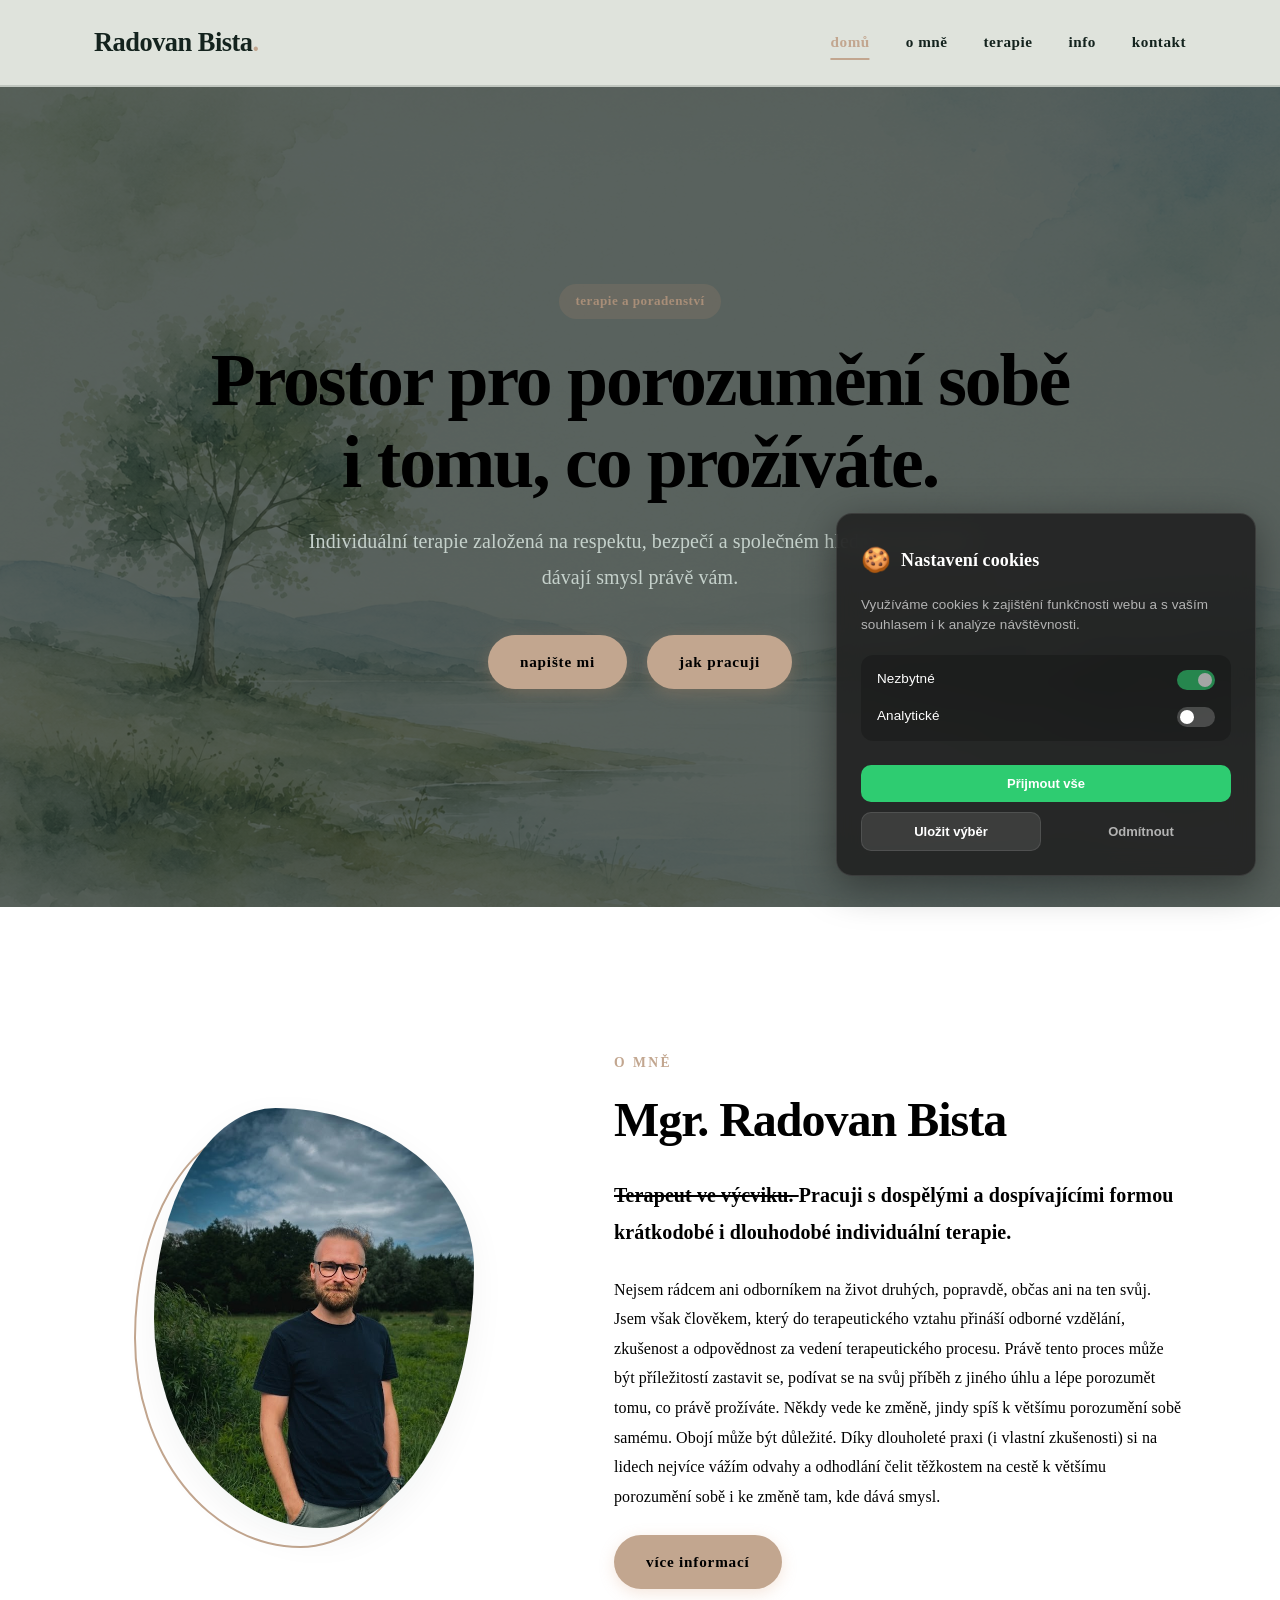
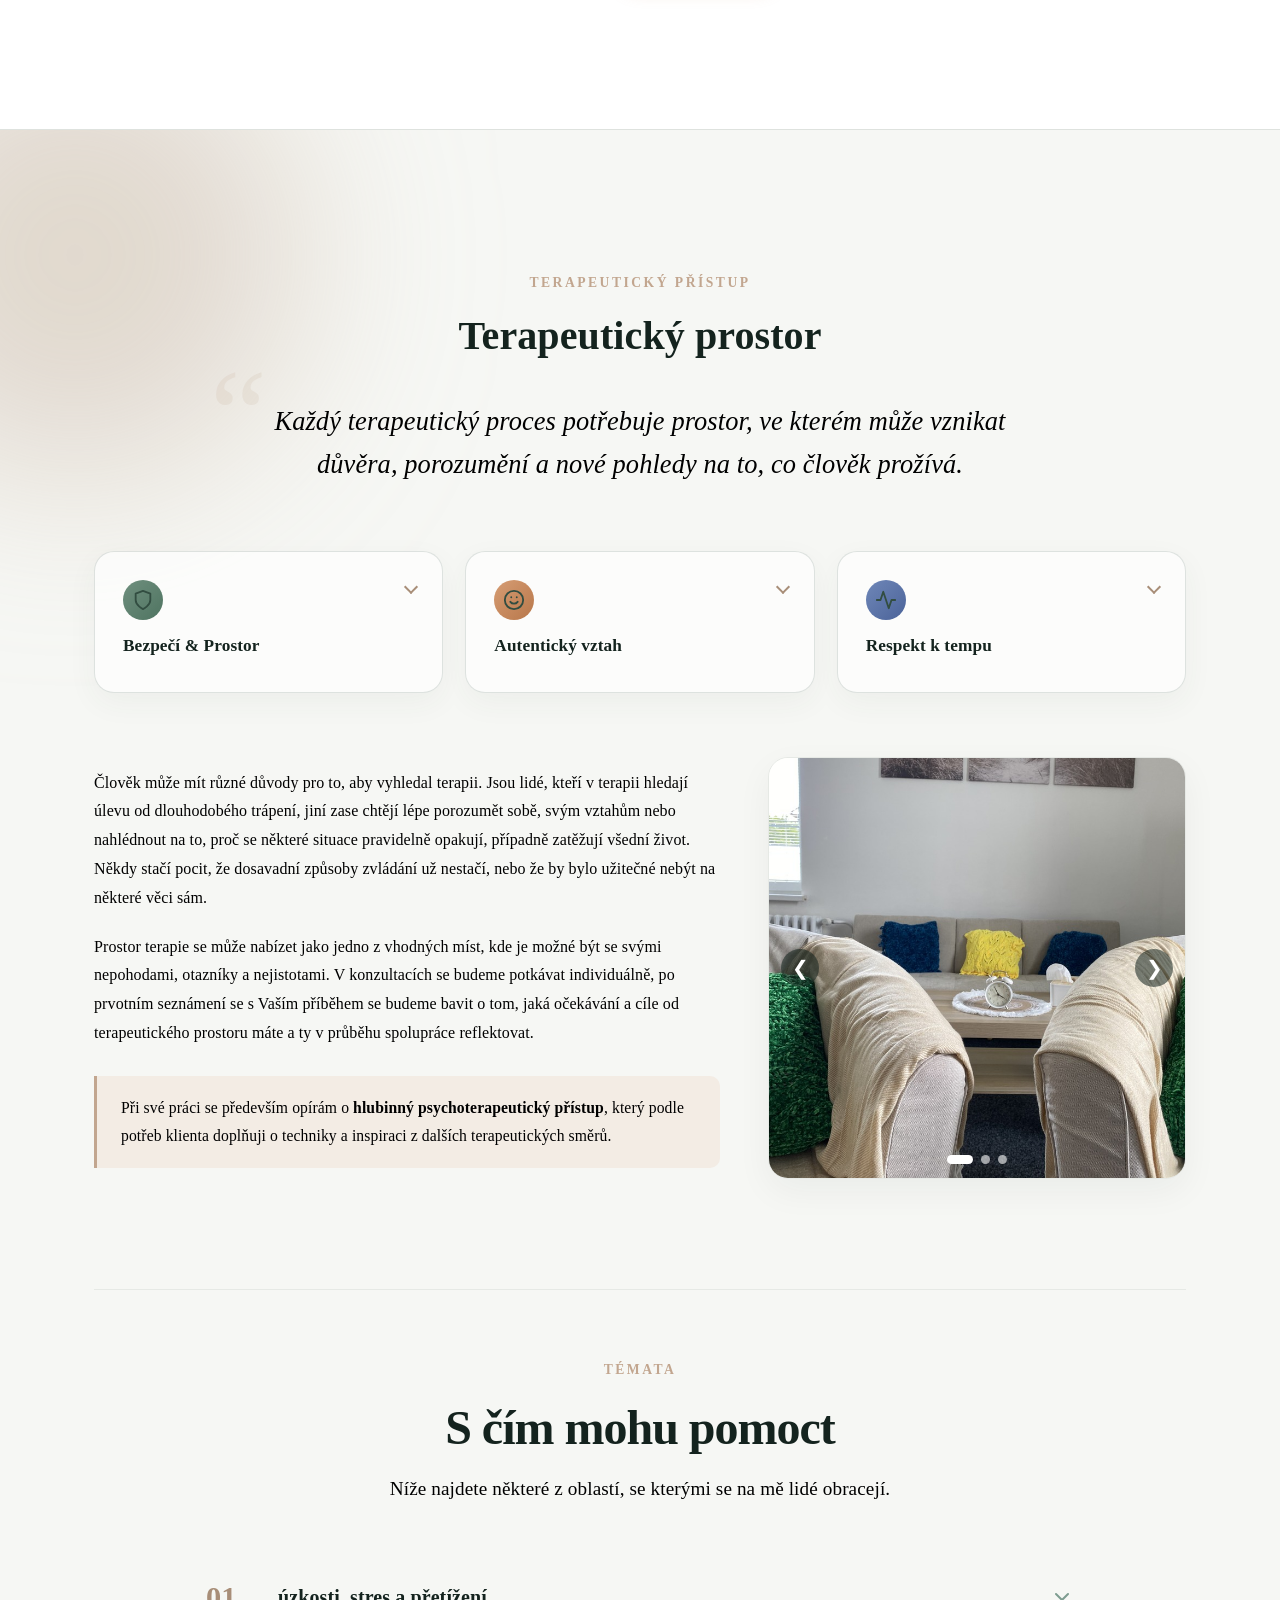
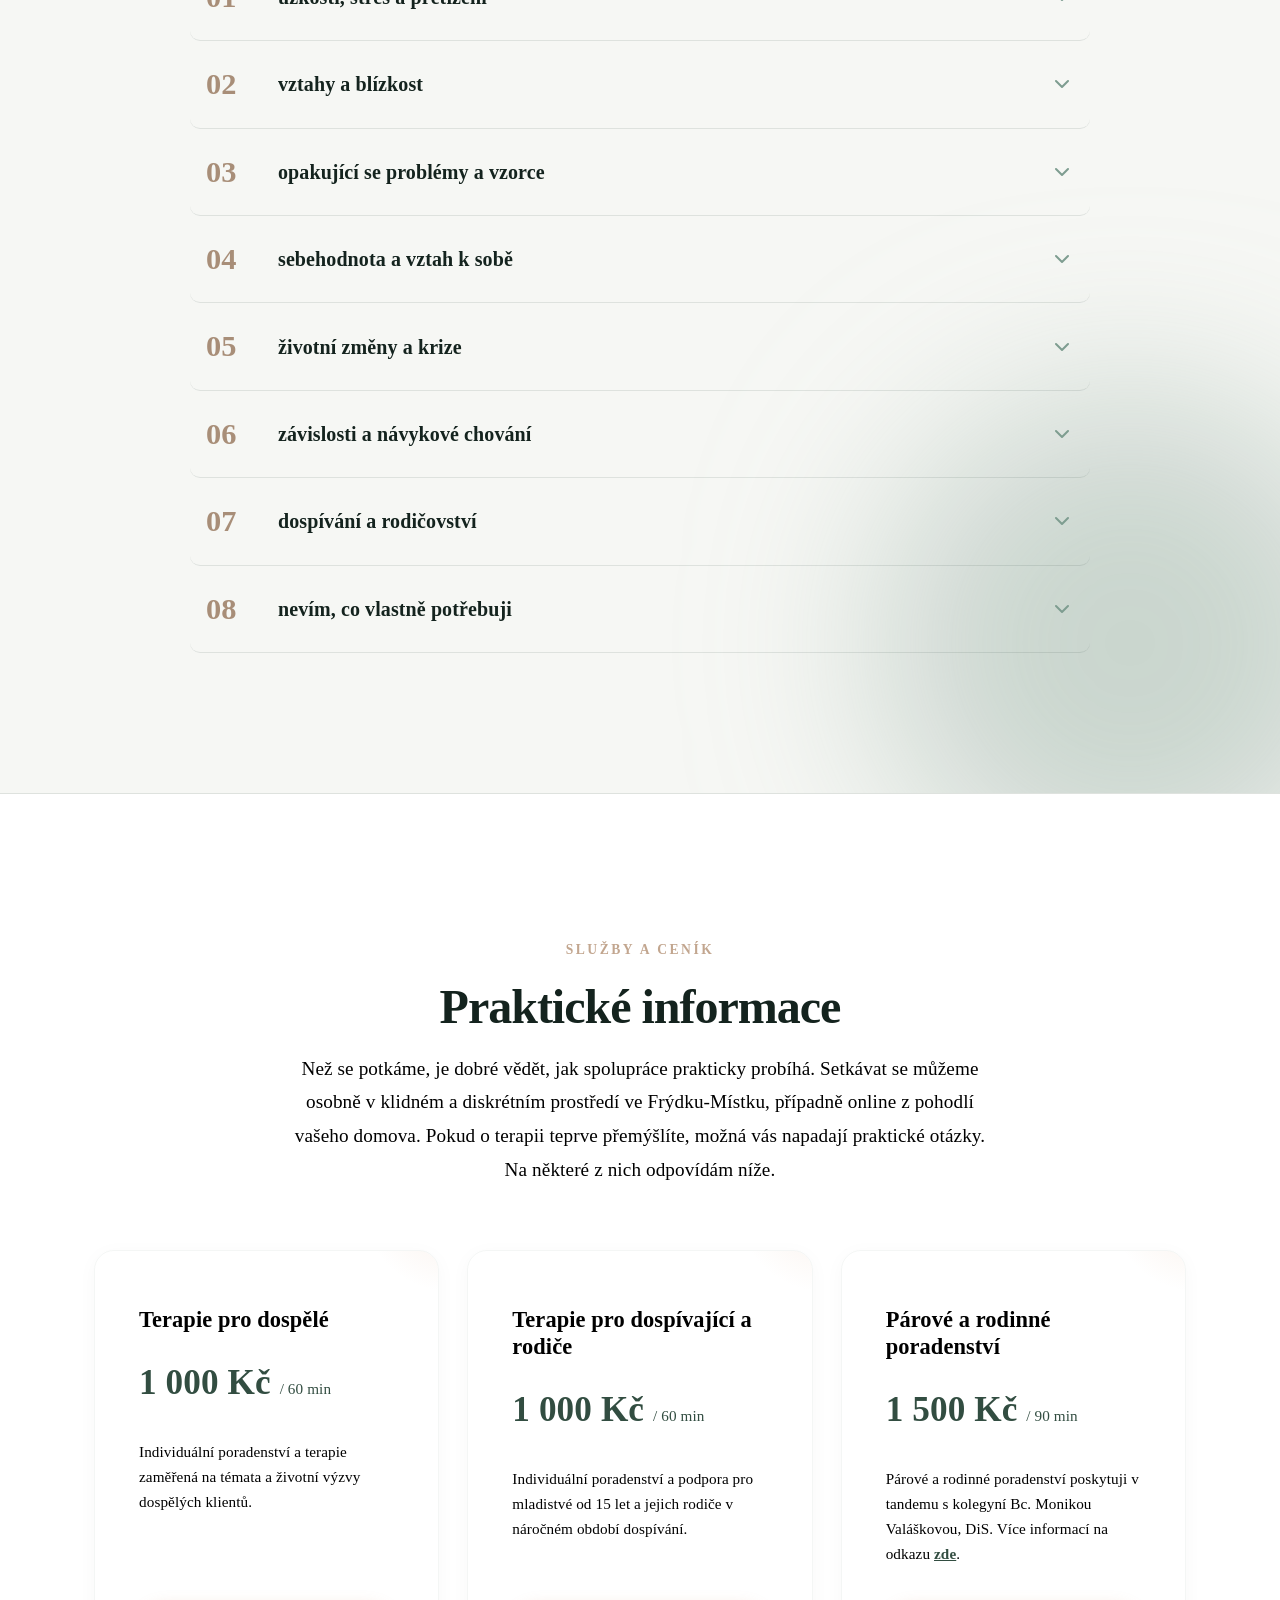
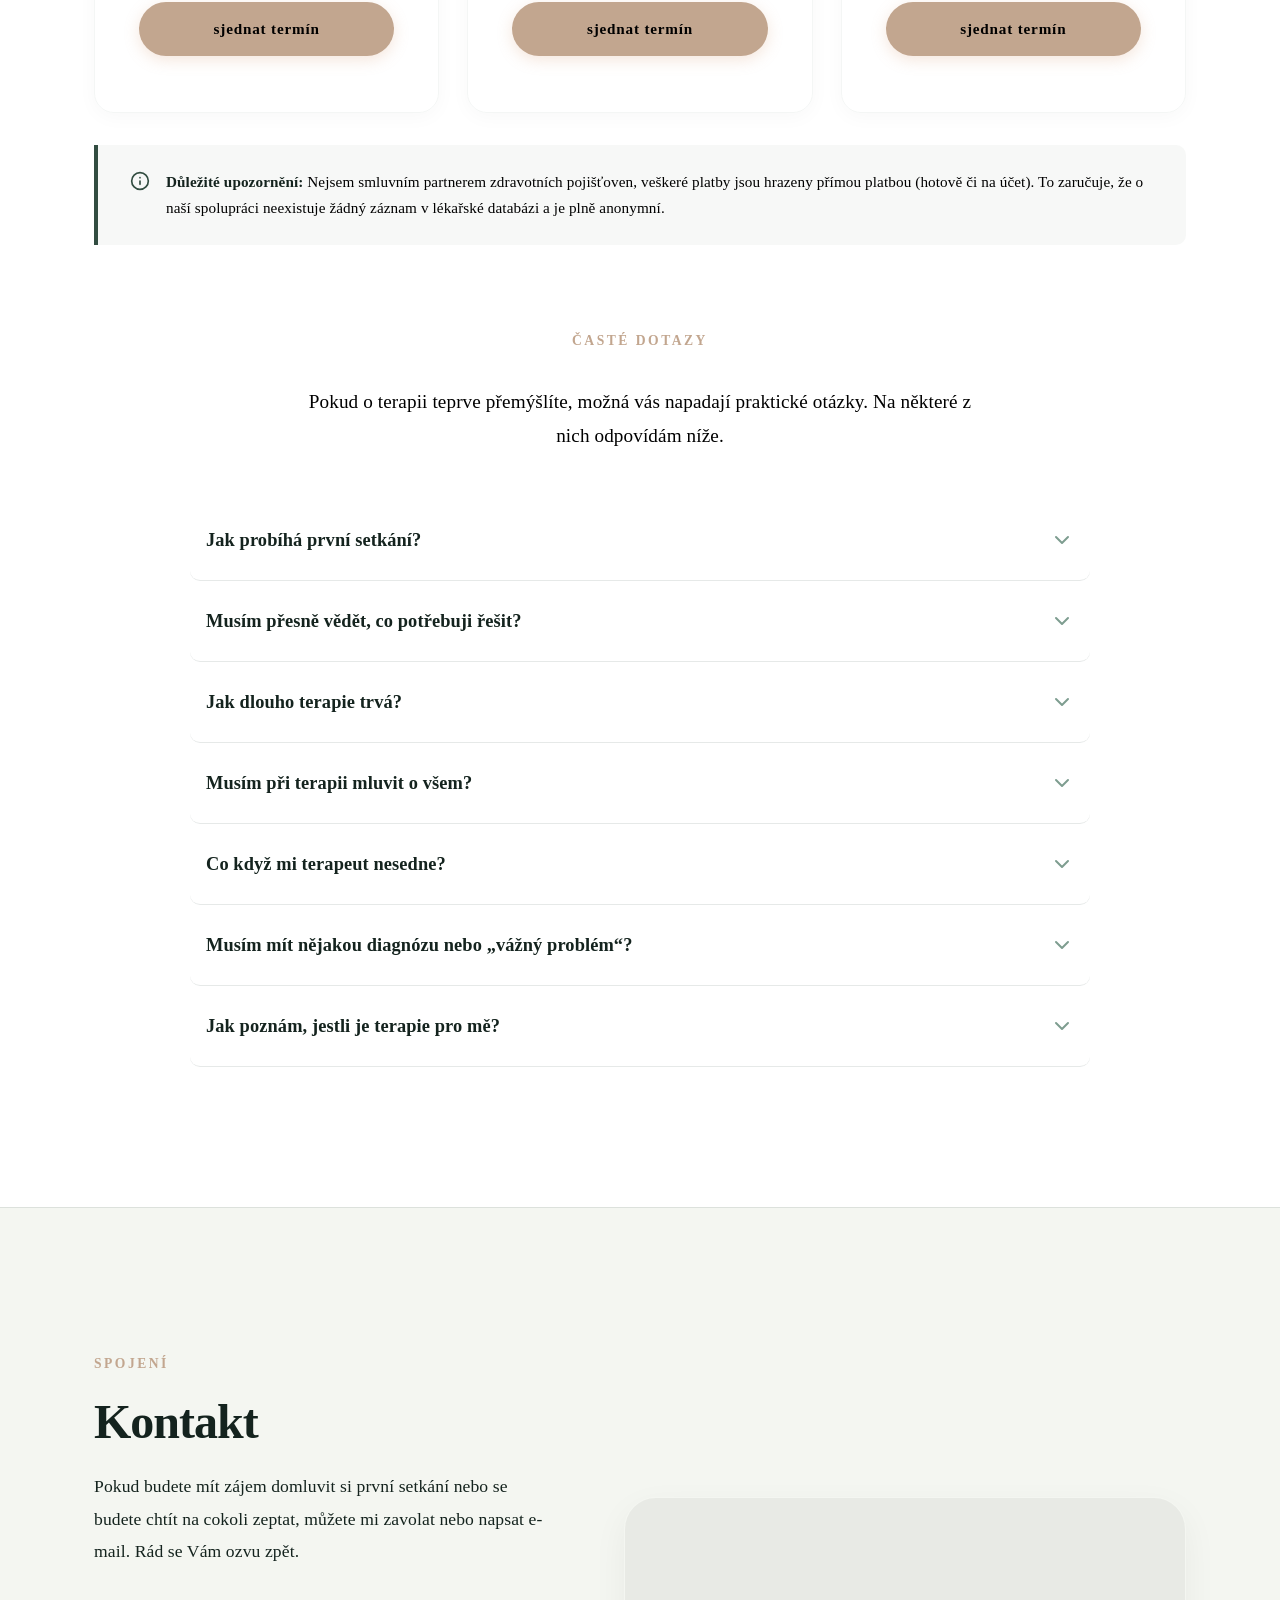
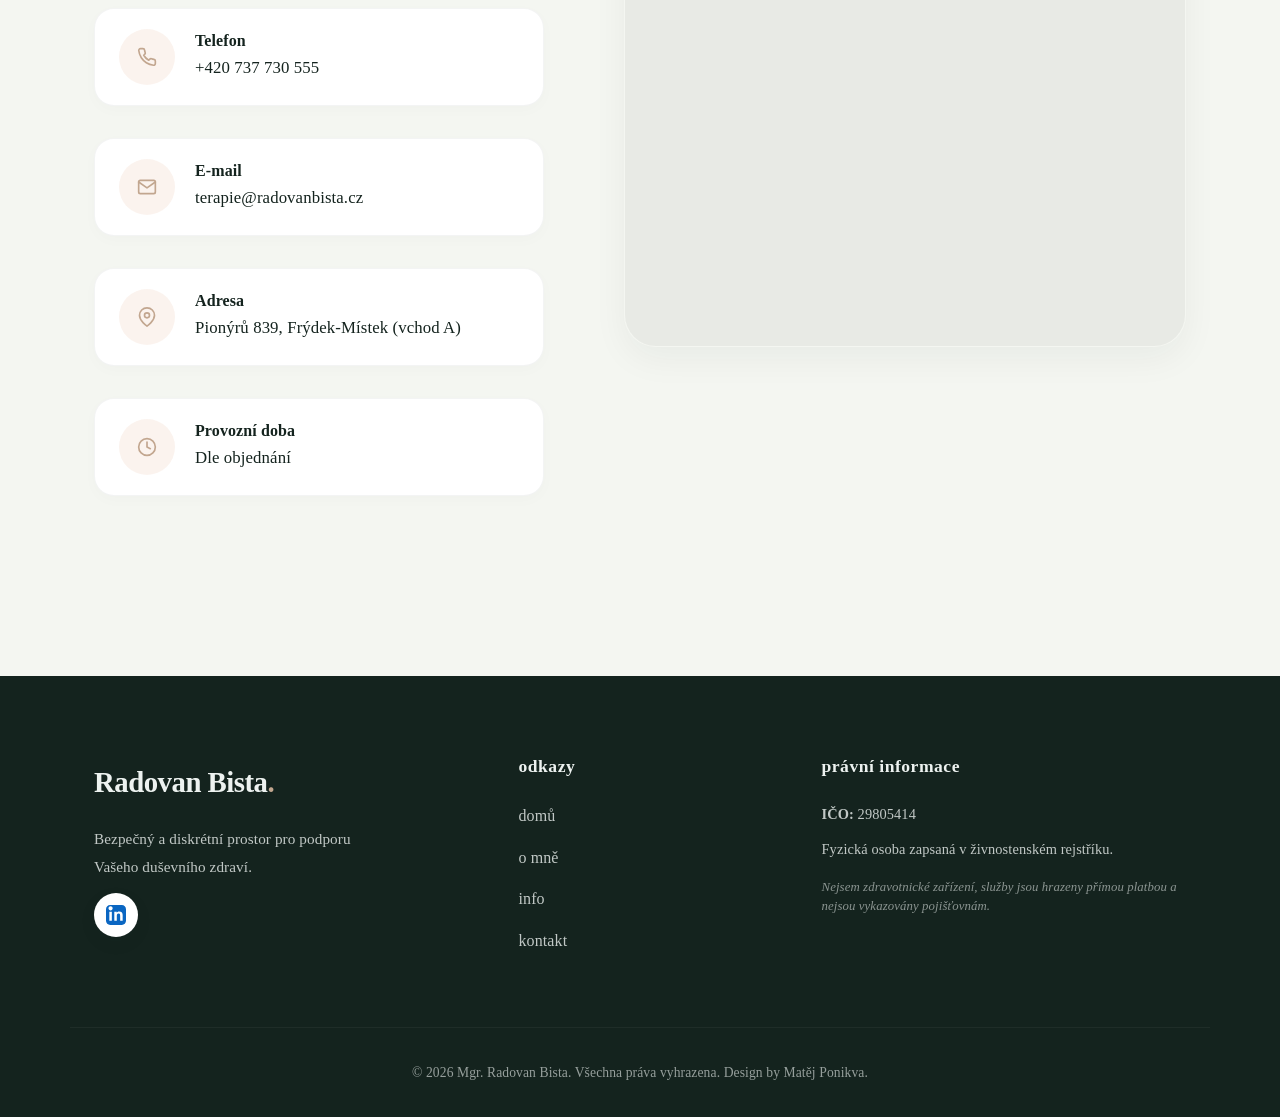
<file: index.html>
<!DOCTYPE html>
<html lang="cs">

<head>
    <meta charset="UTF-8">
    <meta name="viewport" content="width=device-width, initial-scale=1.0">
    <meta name="description"
        content="Mgr. Radovan Bista - individuální terapie a poradenství ve Frýdku-Místku i online. Bezpečný a respektující prostor pro dospělé, dospívající a rodiče.">
    <meta name="robots" content="index, follow, max-image-preview:large, max-snippet:-1, max-video-preview:-1">
    <meta name="author" content="Mgr. Radovan Bista">
    <link rel="canonical" href="https://radovanbista.cz/">
    <link rel="alternate" hreflang="cs-CZ" href="https://radovanbista.cz/">

    <!-- Open Graph (FB, LinkedIn, WhatsApp) -->
    <meta property="og:locale" content="cs_CZ">
    <meta property="og:type" content="website">
    <meta property="og:site_name" content="Radovan Bista">
    <meta property="og:title" content="Mgr. Radovan Bista | Terapie Frýdek-Místek">
    <meta property="og:description"
        content="Individuální Terapie a poradenství pro dospělé i dospívající ve Frýdku-Místku. Bezpečný a diskrétní prostor.">
    <meta property="og:url" content="https://radovanbista.cz/">
    <meta property="og:image" content="https://radovanbista.cz/img/pfp_ph.jpg">

    <!-- Twitter / X -->
    <meta name="twitter:card" content="summary_large_image">
    <meta name="twitter:title" content="Mgr. Radovan Bista | Terapie a poradenství">
    <meta name="twitter:description" content="Individuální terapie a poradenství ve Frýdku-Místku i online.">
    <meta name="twitter:image" content="https://radovanbista.cz/img/image0.png">

    <!-- Ikony pro Google a prohlížeče -->
    <link rel="icon" type="image/png" sizes="96x96" href="https://radovanbista.cz/img/favicon-96.png">
    <link rel="shortcut icon" href="https://radovanbista.cz/favicon.ico?v=2">

    <!-- JSON-LD Strukturovaná data s logem -->
    <script type="application/ld+json">
    {
      "@context": "https://schema.org",
      "@type": "LocalBusiness",
      "name": "Mgr. Radovan Bista - Terapie",
      "image": "https://radovanbista.cz/img/pfp_ph.jpg",
      "logo": "https://radovanbista.cz/img/favicon-96.png",
      "telephone": "+420737730555",
      "email": "info@radovanbista.cz",
      "address": {
        "@type": "PostalAddress",
        "streetAddress": "Pionýrů 839",
        "addressLocality": "Frýdek-Místek",
        "postalCode": "738 01",
        "addressCountry": "CZ"
      },
      "url": "https://radovanbista.cz/"
    }
    </script>

    <!-- Google Fonts & CSS -->
    <link rel="preconnect" href="https://fonts.googleapis.com">
    <link rel="preconnect" href="https://fonts.gstatic.com" crossorigin>
    <link
        href="https://fonts.googleapis.com/css2?family=Playfair+Display:ital,wght@0,400..900;1,400..900&family=Plus+Jakarta+Sans:ital,wght@0,200..800;1,200..800&display=swap"
        rel="stylesheet">
    <link rel="stylesheet" href="Styles/Styles.css?v=1.0.1">

    <title>Mgr. Radovan Bista | Terapie a poradenství</title>
</head>

<body>

    <!-- ==========================================================================
       Sekce: Hlavička (Navigace)
       ========================================================================== -->
    <header class="header-main">
        <div class="container header-container">
            <a href="#" class="logo">Radovan Bista<span>.</span></a>

            <button id="menuToggle" class="menu-toggle" aria-label="Otevřít menu">
                <span class="bar"></span>
                <span class="bar"></span>
                <span class="bar"></span>
            </button>

            <nav id="mainNav" class="nav-menu">
                <a href="#domu">domů</a>
                <a href="#o-mne">o mně</a>
                <a href="#terapie">terapie</a>
                <a href="#cenik">info</a>
                <a href="#kontakt">kontakt</a>

            </nav>
        </div>
    </header>

    <!-- ==========================================================================
       Sekce: Domů (Hero Sekce)
       ========================================================================== -->
    <section id="domu" class="hero-section text-center-hero">
        <img src="img/image0.png" alt="Cesta k sobě" class="hero-bg-img" loading="eager">
        <div class="hero-overlay"></div>

        <div class="container hero-container-centered">
            <div class="hero-text reveal">
                <span class="badge">Terapie a poradenství</span>
                <h1>Prostor pro porozumění sobě <br>i tomu, co prožíváte.</h1>
                <p class="hero-lead">Individuální terapie založená na respektu, bezpečí a společném hledání cest, které
                    dávají smysl právě vám.</p>
                <div class="hero-actions hero-actions-centered">
                    <a href="#kontakt" class="btn btn-primary">napište mi</a>
                    <a href="#o-mne" class="btn btn-secondary">jak pracuji</a>
                </div>
            </div>
        </div>

        <div class="scroll-indicator">
            <a href="#o-mne" aria-label="Rolovat dolů">
                <span class="scroll-dot"></span>
            </a>
        </div>
    </section>

    <!-- ==========================================================================
       Sekce: O mně
       ========================================================================== -->
    <!-- <section id="o-mne" class="about-section theme-light-blobs">
        <div class="blob-container">
            <div class="blob blob-1"></div>
            <div class="blob blob-2"></div>
        </div> -->
    <section id="o-mne" class="about-section">
        <div class="container" style="position: relative; z-index: 2;">

            <div class="about-grid">
                <div class="about-visual reveal">
                    <div class="about-organic-wrapper">
                        <div class="about-organic-frame">
                            <img src="img/pfp_ph.jpg" alt="Mgr. Radovan Bista - Terapeut Frýdek-Místek"
                                class="about-portrait">
                            <!-- <img src="img/image2.jpg" alt="Mgr. Radovan Bista" class="about-portrait"> -->
                        </div>
                        <div class="about-offset-shape"></div>
                    </div>
                </div>
                <div class="about-content reveal">
                    <span class="section-subtitle">O mně</span>
                    <h2>Mgr. Radovan Bista</h2>
                    <p class="lead-text"><s>Terapeut ve výcviku. </s>Pracuji s dospělými a dospívajícími formou
                        krátkodobé i
                        dlouhodobé individuální terapie.</p>


                    <p>Nejsem rádcem ani odborníkem na život druhých, popravdě, občas ani na ten svůj.
                        Jsem však člověkem, který do terapeutického vztahu přináší odborné vzdělání,
                        zkušenost a odpovědnost za vedení terapeutického procesu. Právě tento proces
                        může být příležitostí zastavit se, podívat se na svůj příběh z jiného úhlu a lépe
                        porozumět tomu, co právě prožíváte. Někdy vede ke změně, jindy spíš k většímu
                        porozumění sobě samému. Obojí může být důležité. Díky dlouholeté praxi (i vlastní
                        zkušenosti) si na lidech nejvíce vážím odvahy a odhodlání čelit těžkostem na cestě k
                        většímu porozumění sobě i ke změně tam, kde dává smysl.</p>



                    <a href="detail" class="btn btn-primary">více informací</a>
                    <!-- <p>Nabízím Vám bezpečný a respektující přístup, doprovázení v terapeutickém procesu a podporu při hledání řešení Vašich životních situací ve Vašem individuálním tempu.</p> -->
                </div>
            </div>
        </div>
    </section>

    <!-- ==========================================================================
       Sekce: Terapie
       ========================================================================== -->
    <section id="terapie" class="therapy-section theme-light-blobs">
        <div class="blob-container">
            <div class="blob blob-1"></div>
            <div class="blob blob-2"></div>
        </div>

        <div class="container" style="position: relative; z-index: 2;">
            <div class="approach-block reveal">
                <span class="section-subtitle text-center">Terapeutický přístup</span>
                <h3 class="text-center section-h3">Terapeutický prostor</h3>

                <blockquote class="credo-quote">
                    <span class="quote-sign">“</span>
                    <p>Každý terapeutický proces potřebuje prostor, ve kterém může vznikat důvěra, porozumění a nové
                        pohledy na to, co člověk prožívá.</p>
                </blockquote>

                <!-- Pilíře -->
                <div class="pillars-grid">
                    <div class="pillar-card" tabindex="0" role="button" aria-expanded="false">
                        <div class="pillar-glow"></div>
                        <div class="pillar-icon">
                            <svg xmlns="http://www.w3.org/2000/svg" width="22" height="22" viewBox="0 0 24 24"
                                fill="none" stroke="currentColor" stroke-width="2" stroke-linecap="round"
                                stroke-linejoin="round">
                                <path d="M12 22s8-4 8-10V5l-8-3-8 3v7c0 6 8 10 8 10z" />
                            </svg>
                        </div>
                        <h4>Bezpečí & Prostor</h4>
                        <div class="pillar-details">
                            <p>Prostor, kde nemusíte nic dokazovat ani mít předem jasno v tom, co potřebujete. Některá
                                témata můžeme otevřít až ve chvíli, kdy na ně budete připraveni.</p>
                        </div>
                    </div>
                    <div class="pillar-card" tabindex="0" role="button" aria-expanded="false">
                        <div class="pillar-glow"></div>
                        <div class="pillar-icon">
                            <svg xmlns="http://www.w3.org/2000/svg" width="22" height="22" viewBox="0 0 24 24"
                                fill="none" stroke="currentColor" stroke-width="2" stroke-linecap="round"
                                stroke-linejoin="round">
                                <circle cx="12" cy="12" r="10" />
                                <path d="M8 14s1.5 2 4 2 4-2 4-2" />
                                <line x1="9" y1="9" x2="9.01" y2="9" />
                                <line x1="15" y1="9" x2="15.01" y2="9" />
                            </svg>
                        </div>
                        <h4>Autentický vztah</h4>
                        <div class="pillar-details">
                            <p>Nemyslím si, že terapeut musí mít na všechno připravenou odpověď. Někdy je důležitější
                                společně zůstat u otázky a hledat, čemu zatím nerozumíme.</p>
                        </div>
                    </div>
                    <div class="pillar-card" tabindex="0" role="button" aria-expanded="false">
                        <div class="pillar-glow"></div>
                        <div class="pillar-icon">
                            <svg xmlns="http://www.w3.org/2000/svg" width="22" height="22" viewBox="0 0 24 24"
                                fill="none" stroke="currentColor" stroke-width="2" stroke-linecap="round"
                                stroke-linejoin="round">
                                <polyline points="22 12 18 12 15 21 9 3 6 12 2 12" />
                            </svg>
                        </div>
                        <h4>Respekt k tempu</h4>
                        <div class="pillar-details">
                            <p>Některé věci potřebují čas. Respekt k tempu pro mě ale neznamená vyhýbat se náročným
                                tématům, když se ukáže, že jsou důležitá.</p>
                        </div>
                    </div>
                </div>

                <!-- Nová sekce s podrobným textem a fotografií -->
                <div class="space-content-grid">
                    <div class="space-text-content">
                        <p>
                            Člověk může mít různé důvody pro to, aby vyhledal terapii. Jsou lidé, kteří v terapii
                            hledají úlevu od dlouhodobého trápení, jiní zase chtějí lépe porozumět sobě, svým vztahům
                            nebo nahlédnout na to, proč se některé situace pravidelně opakují, případně zatěžují všední
                            život. Někdy stačí pocit, že dosavadní způsoby zvládání už nestačí, nebo že by bylo užitečné
                            nebýt na některé věci sám.
                        </p>
                        <p>
                            Prostor terapie se může nabízet jako jedno z vhodných míst, kde je možné být se svými
                            nepohodami, otazníky a nejistotami. V konzultacích se budeme potkávat individuálně, po
                            prvotním seznámení se s Vaším příběhem se budeme bavit o tom, jaká očekávání a cíle od
                            terapeutického prostoru máte a ty v průběhu spolupráce reflektovat.
                        </p>
                        <div class="methodology-badge">
                            <p>
                                Při své práci se především opírám o <strong>hlubinný psychoterapeutický
                                    přístup</strong>, který podle potřeb klienta doplňuji o techniky a inspiraci z
                                dalších terapeutických směrů.
                            </p>
                        </div>
                    </div>
                    <div class="space-image-wrapper">
                        <div class="space-carousel" id="therapyCarousel" aria-label="Fotografie terapeutovny">
                            <div class="space-carousel-track">
                                <img src="img/terapeutovna1.jpg" alt="Terapeutická pracovna Frýdek-Místek"
                                    class="space-image active" loading="eager"
                                    style="width: 100%; height: 100%; object-fit: cover; display: block;">
                                <img src="img/terapeutovna2.jpg" alt="Terapeutická pracovna Frýdek-Místek"
                                    class="space-image" loading="lazy"
                                    style="width: 100%; height: 100%; object-fit: cover; display: block;">
                                <img src="img/terapeutovna3.jpg" alt="Terapeutická pracovna Frýdek-Místek"
                                    class="space-image" loading="lazy"
                                    style="width: 100%; height: 100%; object-fit: cover; display: block;">
                            </div>

                            <button class="space-carousel-btn prev" type="button"
                                aria-label="Předchozí fotografie">&#10094;</button>
                            <button class="space-carousel-btn next" type="button"
                                aria-label="Další fotografie">&#10095;</button>

                            <div class="space-carousel-dots" aria-label="Navigace fotografií">
                                <button class="space-dot active" type="button" aria-label="Zobrazit fotografii 1"
                                    data-slide="0"></button>
                                <button class="space-dot" type="button" aria-label="Zobrazit fotografii 2"
                                    data-slide="1"></button>
                                <button class="space-dot" type="button" aria-label="Zobrazit fotografii 3"
                                    data-slide="2"></button>
                            </div>
                        </div>
                    </div>
                </div>

                <!-- Blok: Témata (S čím mohu pomoci) -->
                <div class="topics-block reveal"
                    style="margin-top: 110px; padding-top: 64px; border-top: 1px solid rgba(50, 77, 65, 0.08);">
                    <div class="topics-header text-center">
                        <span class="section-subtitle">Témata</span>
                        <h2>S čím mohu pomoct</h2>
                        <p class="section-lead-text">Níže najdete některé z oblastí, se kterými se na mě lidé obracejí.
                        </p>
                    </div>

                    <div class="topics-accordion-list reveal" style="margin-top: 48px;">
                        <div class="topic-row" tabindex="0" role="button" aria-expanded="false">
                            <div class="topic-acc-header">
                                <span class="topic-acc-num">01</span>
                                <h3>Úzkosti, stres a přetížení</h3>
                                <span class="topic-acc-arrow" aria-hidden="true">
                                    <svg xmlns="http://www.w3.org/2000/svg" viewBox="0 0 24 24" fill="none"
                                        stroke="currentColor" stroke-width="2" stroke-linecap="round"
                                        stroke-linejoin="round">
                                        <polyline points="6 9 12 15 18 9"></polyline>
                                    </svg>
                                </span>
                            </div>
                            <div class="topic-acc-content">
                                <p>Úzkosti, obavy, napětí, panické stavy nebo dlouhodobé vyčerpání. Když máte pocit, že
                                    je toho na vás moc a nedaří se vám zastavit.</p>
                            </div>
                        </div>

                        <div class="topic-row" tabindex="0" role="button" aria-expanded="false">
                            <div class="topic-acc-header">
                                <span class="topic-acc-num">02</span>
                                <h3>Vztahy a blízkost</h3>
                                <span class="topic-acc-arrow" aria-hidden="true">
                                    <svg xmlns="http://www.w3.org/2000/svg" viewBox="0 0 24 24" fill="none"
                                        stroke="currentColor" stroke-width="2" stroke-linecap="round"
                                        stroke-linejoin="round">
                                        <polyline points="6 9 12 15 18 9"></polyline>
                                    </svg>
                                </span>
                            </div>
                            <div class="topic-acc-content">
                                <p>Partnerské potíže, konflikty, rozchody, nejistota nebo potíže říct si o to, co
                                    potřebujete. I když se vám některé vztahové situace opakují.</p>
                            </div>
                        </div>

                        <div class="topic-row" tabindex="0" role="button" aria-expanded="false">
                            <div class="topic-acc-header">
                                <span class="topic-acc-num">03</span>
                                <h3>Opakující se problémy a vzorce</h3>
                                <span class="topic-acc-arrow" aria-hidden="true">
                                    <svg xmlns="http://www.w3.org/2000/svg" viewBox="0 0 24 24" fill="none"
                                        stroke="currentColor" stroke-width="2" stroke-linecap="round"
                                        stroke-linejoin="round">
                                        <polyline points="6 9 12 15 18 9"></polyline>
                                    </svg>
                                </span>
                            </div>
                            <div class="topic-acc-content">
                                <p>Některé věci děláme pořád stejně, i když víme, že nám neprospívají. Může být užitečné
                                    zastavit se a podívat se, proč se některé situace v životě opakují.</p>
                            </div>
                        </div>

                        <div class="topic-row" tabindex="0" role="button" aria-expanded="false">
                            <div class="topic-acc-header">
                                <span class="topic-acc-num">04</span>
                                <h3>Sebehodnota a vztah k sobě</h3>
                                <span class="topic-acc-arrow" aria-hidden="true">
                                    <svg xmlns="http://www.w3.org/2000/svg" viewBox="0 0 24 24" fill="none"
                                        stroke="currentColor" stroke-width="2" stroke-linecap="round"
                                        stroke-linejoin="round">
                                        <polyline points="6 9 12 15 18 9"></polyline>
                                    </svg>
                                </span>
                            </div>
                            <div class="topic-acc-content">
                                <p>Pochybnosti o sobě, přílišná sebekritika, potřeba zavděčit se druhým nebo potíže
                                    nastavovat hranice. Jak se na sebe díváme, ovlivňuje i to, jak žijeme a jaké vztahy
                                    vytváříme.</p>
                            </div>
                        </div>

                        <div class="topic-row" tabindex="0" role="button" aria-expanded="false">
                            <div class="topic-acc-header">
                                <span class="topic-acc-num">05</span>
                                <h3>Životní změny a krize</h3>
                                <span class="topic-acc-arrow" aria-hidden="true">
                                    <svg xmlns="http://www.w3.org/2000/svg" viewBox="0 0 24 24" fill="none"
                                        stroke="currentColor" stroke-width="2" stroke-linecap="round"
                                        stroke-linejoin="round">
                                        <polyline points="6 9 12 15 18 9"></polyline>
                                    </svg>
                                </span>
                            </div>
                            <div class="topic-acc-content">
                                <p>Rozchod, ztráta, změna práce, rodičovství nebo jiná životní změna. V životě nastávají
                                    situace, ve kterých najednou nevíme, jak dál.</p>
                            </div>
                        </div>

                        <div class="topic-row" tabindex="0" role="button" aria-expanded="false">
                            <div class="topic-acc-header">
                                <span class="topic-acc-num">06</span>
                                <h3>Závislosti a návykové chování</h3>
                                <span class="topic-acc-arrow" aria-hidden="true">
                                    <svg xmlns="http://www.w3.org/2000/svg" viewBox="0 0 24 24" fill="none"
                                        stroke="currentColor" stroke-width="2" stroke-linecap="round"
                                        stroke-linejoin="round">
                                        <polyline points="6 9 12 15 18 9"></polyline>
                                    </svg>
                                </span>
                            </div>
                            <div class="topic-acc-content">
                                <p>Alkohol, drogy, hazard nebo jiné chování, které začíná zabírat v životě víc místa,
                                    než bychom chtěli.</p>
                            </div>
                        </div>

                        <div class="topic-row" tabindex="0" role="button" aria-expanded="false">
                            <div class="topic-acc-header">
                                <span class="topic-acc-num">07</span>
                                <h3>Dospívání a rodičovství</h3>
                                <span class="topic-acc-arrow" aria-hidden="true">
                                    <svg xmlns="http://www.w3.org/2000/svg" viewBox="0 0 24 24" fill="none"
                                        stroke="currentColor" stroke-width="2" stroke-linecap="round"
                                        stroke-linejoin="round">
                                        <polyline points="6 9 12 15 18 9"></polyline>
                                    </svg>
                                </span>
                            </div>
                            <div class="topic-acc-content">
                                <p>Úzkosti, nejistota, vztahy, změny nálad nebo hledání vlastní identity. Nabízím
                                    terapii dospívajícím od 15 let a konzultace také jejich rodičům.</p>
                            </div>
                        </div>

                        <div class="topic-row" tabindex="0" role="button" aria-expanded="false">
                            <div class="topic-acc-header">
                                <span class="topic-acc-num">08</span>
                                <h3>Nevím, co vlastně potřebuji</h3>
                                <span class="topic-acc-arrow" aria-hidden="true">
                                    <svg xmlns="http://www.w3.org/2000/svg" viewBox="0 0 24 24" fill="none"
                                        stroke="currentColor" stroke-width="2" stroke-linecap="round"
                                        stroke-linejoin="round">
                                        <polyline points="6 9 12 15 18 9"></polyline>
                                    </svg>
                                </span>
                            </div>
                            <div class="topic-acc-content">
                                <p>Nemusíte mít problém přesně pojmenovaný. Možná jen víte, že se něco děje a nechcete
                                    pokračovat stejným způsobem. I s tím můžete přijít.</p>
                            </div>
                        </div>
                    </div>
                </div>
            </div>
    </section>

    <!-- ==========================================================================
       Sekce: Ceník
       ========================================================================== -->
    <section id="cenik" class="pricing-section theme-light">
        <div class="container">
            <div class="pricing-block reveal" style="margin-top: 0; padding-top: 0; border-top: none;">
                <div class="pricing-header text-center">
                    <span class="section-subtitle">Služby a Ceník</span>
                    <h2>Praktické informace</h2>
                    <p class="section-lead-text">Než se potkáme, je dobré vědět, jak spolupráce prakticky probíhá.
                        Setkávat se můžeme osobně v klidném a diskrétním prostředí ve Frýdku-Místku, případně online z
                        pohodlí vašeho domova. Pokud o terapii teprve přemýšlíte, možná vás napadají praktické otázky.
                        Na některé z
                        nich odpovídám níže.</p>
                </div>

                <div class="pricing-grid">
                    <div class="price-card">
                        <div class="price-card-glow"></div>
                        <h3>Terapie pro dospělé</h3>
                        <p class="price-value">1 000 Kč <span>/ 60 min</span></p>
                        <p class="price-desc">Individuální poradenství a terapie zaměřená na témata a životní výzvy
                            dospělých klientů.</p>
                        <a href="#kontakt" class="btn btn-primary">sjednat termín</a>
                    </div>
                    <div class="price-card featured">
                        <div class="price-card-glow"></div>
                        <h3>Terapie pro dospívající a rodiče</h3>
                        <p class="price-value">1 000 Kč <span>/ 60 min</span></p>
                        <p class="price-desc">Individuální poradenství a podpora pro mladistvé od 15 let a jejich rodiče
                            v náročném období dospívání.</p>
                        <a href="#kontakt" class="btn btn-primary">sjednat termín</a>
                    </div>
                    <div class="price-card">
                        <div class="price-card-glow"></div>
                        <h3>Párové a rodinné poradenství</h3>
                        <p class="price-value">1 500 Kč <span>/ 90 min</span></p>
                        <p class="price-desc">Párové a rodinné poradenství poskytuji v tandemu s kolegyní Bc. Monikou
                            Valáškovou, DiS. Více informací na odkazu <a href="https://zmenajemozna.webnode.cz/parove-rodinne-poradenstvi-s-dvema-terapeuty-muz-zena/" target="_blank"
                                rel="noopener noreferrer"
                                style="color: var(--color-primary); text-decoration: underline; font-weight: 600;">zde</a>.
                        </p>
                        <a href="#kontakt" class="btn btn-primary">sjednat termín</a>
                    </div>
                </div>
            </div>

            <div class="info-note" style="margin-left: 0; margin-right: 0; max-width: 100%; margin-top: 32px;">
                <svg xmlns="http://www.w3.org/2000/svg" width="20" height="20" viewBox="0 0 24 24" fill="none"
                    stroke="currentColor" stroke-width="2" stroke-linecap="round" stroke-linejoin="round">
                    <circle cx="12" cy="12" r="10" />
                    <line x1="12" y1="16" x2="12" y2="12" />
                    <line x1="12" y1="8" x2="12.01" y2="8" />
                </svg>
                <p><strong>Důležité upozornění:</strong> Nejsem smluvním partnerem zdravotních pojišťoven, veškeré
                    platby jsou hrazeny přímou platbou (hotově či na účet). To zaručuje, že o naší spolupráci neexistuje
                    žádný záznam v lékařské databázi a je plně anonymní.</p>
            </div>

            <!-- Sekce Praktické informace (Časté dotazy) -->
            <div class="faq-block reveal" style="margin-top: 80px;">
                <div class="topics-header text-center">
                    <span class="section-subtitle">Časté dotazy</span>
                    <!-- <h2>Praktické informace</h2> -->
                    <p class="section-lead-text">Pokud o terapii teprve přemýšlíte, možná vás napadají praktické otázky.
                        Na některé z nich odpovídám níže.</p>
                </div>

                <div class="topics-accordion-list" style="margin-top: 48px;">
                    <div class="topic-row faq-row" tabindex="0" role="button" aria-expanded="false">
                        <div class="topic-acc-header">
                            <h3>Jak probíhá první setkání?</h3>
                            <span class="topic-acc-arrow" aria-hidden="true">
                                <svg xmlns="http://www.w3.org/2000/svg" viewBox="0 0 24 24" fill="none"
                                    stroke="currentColor" stroke-width="2" stroke-linecap="round"
                                    stroke-linejoin="round">
                                    <polyline points="6 9 12 15 18 9"></polyline>
                                </svg>
                            </span>
                        </div>
                        <div class="topic-acc-content">
                            <p>První setkání je především o seznámení a o tom, co vás přivádí. Budeme mluvit o vaší
                                situaci, vašich očekáváních a o tom, co byste od terapie potřebovali. Zároveň si můžete
                                sami udělat představu, jestli vám můj způsob práce vyhovuje.</p>
                        </div>
                    </div>

                    <div class="topic-row faq-row" tabindex="0" role="button" aria-expanded="false">
                        <div class="topic-acc-header">
                            <h3>Musím přesně vědět, co potřebuji řešit?</h3>
                            <span class="topic-acc-arrow" aria-hidden="true">
                                <svg xmlns="http://www.w3.org/2000/svg" viewBox="0 0 24 24" fill="none"
                                    stroke="currentColor" stroke-width="2" stroke-linecap="round"
                                    stroke-linejoin="round">
                                    <polyline points="6 9 12 15 18 9"></polyline>
                                </svg>
                            </span>
                        </div>
                        <div class="topic-acc-content">
                            <p>Nemusíte. Někdy člověk přichází s konkrétním problémem, jindy jen ví, že něco není v
                                pořádku. I to může být dobrý začátek. Můžeme společně zjistit, co vás přivedlo a čemu
                                potřebujete porozumět.</p>
                        </div>
                    </div>

                    <div class="topic-row faq-row" tabindex="0" role="button" aria-expanded="false">
                        <div class="topic-acc-header">
                            <h3>Jak dlouho terapie trvá?</h3>
                            <span class="topic-acc-arrow" aria-hidden="true">
                                <svg xmlns="http://www.w3.org/2000/svg" viewBox="0 0 24 24" fill="none"
                                    stroke="currentColor" stroke-width="2" stroke-linecap="round"
                                    stroke-linejoin="round">
                                    <polyline points="6 9 12 15 18 9"></polyline>
                                </svg>
                            </span>
                        </div>
                        <div class="topic-acc-content">
                            <p>To se nedá říct předem. Někdy může být užitečných několik setkání, jindy dává smysl
                                dlouhodobější spolupráce. Záleží na tom, s čím přicházíte a co od terapie potřebujete.
                            </p>
                        </div>
                    </div>

                    <div class="topic-row faq-row" tabindex="0" role="button" aria-expanded="false">
                        <div class="topic-acc-header">
                            <h3>Musím při terapii mluvit o všem?</h3>
                            <span class="topic-acc-arrow" aria-hidden="true">
                                <svg xmlns="http://www.w3.org/2000/svg" viewBox="0 0 24 24" fill="none"
                                    stroke="currentColor" stroke-width="2" stroke-linecap="round"
                                    stroke-linejoin="round">
                                    <polyline points="6 9 12 15 18 9"></polyline>
                                </svg>
                            </span>
                        </div>
                        <div class="topic-acc-content">
                            <p>Nemusíte. O tom, co chcete otevřít a kdy, rozhodujete vy. Některá témata potřebují čas,
                                než o nich dokážeme mluvit. Důležité pro mě je, abyste se v terapii mohli cítit bezpečně
                                a nemuseli nic uspěchat.</p>
                        </div>
                    </div>

                    <div class="topic-row faq-row" tabindex="0" role="button" aria-expanded="false">
                        <div class="topic-acc-header">
                            <h3>Co když mi terapeut nesedne?</h3>
                            <span class="topic-acc-arrow" aria-hidden="true">
                                <svg xmlns="http://www.w3.org/2000/svg" viewBox="0 0 24 24" fill="none"
                                    stroke="currentColor" stroke-width="2" stroke-linecap="round"
                                    stroke-linejoin="round">
                                    <polyline points="6 9 12 15 18 9"></polyline>
                                </svg>
                            </span>
                        </div>
                        <div class="topic-acc-content">
                            <p>I to se může stát. Terapeutický vztah je důležitou součástí terapie a ne s každým si
                                člověk sedne. Pokud budete mít pocit, že vám náš způsob spolupráce nevyhovuje, můžeme o
                                tom otevřeně mluvit.</p>
                        </div>
                    </div>

                    <div class="topic-row faq-row" tabindex="0" role="button" aria-expanded="false">
                        <div class="topic-acc-header">
                            <h3>Musím mít nějakou diagnózu nebo „vážný problém“?</h3>
                            <span class="topic-acc-arrow" aria-hidden="true">
                                <svg xmlns="http://www.w3.org/2000/svg" viewBox="0 0 24 24" fill="none"
                                    stroke="currentColor" stroke-width="2" stroke-linecap="round"
                                    stroke-linejoin="round">
                                    <polyline points="6 9 12 15 18 9"></polyline>
                                </svg>
                            </span>
                        </div>
                        <div class="topic-acc-content">
                            <p>Nemusíte. Do terapie nemusíte přicházet s diagnózou ani s problémem, který už nejde
                                zvládnout vlastními silami. Stačí, že máte pocit, že by vám rozhovor s někým nezaujatým
                                mohl být užitečný.</p>
                        </div>
                    </div>

                    <div class="topic-row faq-row" tabindex="0" role="button" aria-expanded="false">
                        <div class="topic-acc-header">
                            <h3>Jak poznám, jestli je terapie pro mě?</h3>
                            <span class="topic-acc-arrow" aria-hidden="true">
                                <svg xmlns="http://www.w3.org/2000/svg" viewBox="0 0 24 24" fill="none"
                                    stroke="currentColor" stroke-width="2" stroke-linecap="round"
                                    stroke-linejoin="round">
                                    <polyline points="6 9 12 15 18 9"></polyline>
                                </svg>
                            </span>
                        </div>
                        <div class="topic-acc-content">
                            <p>To nemusíte vědět předem. Pokud si nejste jistí, můžete se mi ozvat a stručně popsat, co
                                vás do terapie přivádí. Můžeme se společně domluvit, jestli a jak by pro vás terapie
                                mohla dávat smysl.</p>
                        </div>
                    </div>
                </div>
            </div>
        </div>
    </section>

    <!-- ==========================================================================
       Sekce: Kontakt
       ========================================================================== -->
    <section id="kontakt" class="contact-section contact-clean">
        <div class="container">
            <div class="contact-grid">

                <div class="contact-info reveal">
                    <span class="section-subtitle">Spojení</span>
                    <h2>Kontakt</h2>
                    <p class="contact-lead-text">Pokud budete mít zájem domluvit si první setkání nebo se budete chtít
                        na cokoli zeptat, můžete mi zavolat nebo napsat e-mail. Rád se Vám ozvu zpět.</p>

                    <div class="details-list">
                        <div class="detail-item contact-card-item">
                            <div class="detail-icon">
                                <svg xmlns="http://www.w3.org/2000/svg" width="20" height="20" viewBox="0 0 24 24"
                                    fill="none" stroke="currentColor" stroke-width="2" stroke-linecap="round"
                                    stroke-linejoin="round">
                                    <path
                                        d="M22 16.92v3a2 2 0 0 1-2.18 2 19.79 19.79 0 0 1-8.63-3.07 19.5 19.5 0 0 1-6-6 19.79 19.79 0 0 1-3.07-8.67A2 2 0 0 1 4.11 2h3a2 2 0 0 1 2 1.72 12.84 12.84 0 0 0 .7 2.81 2 2 0 0 1-.45 2.11L8.09 9.91a16 16 0 0 0 6 6l1.27-1.27a2 2 0 0 1 2.11-.45 12.84 12.84 0 0 0 2.81.7A2 2 0 0 1 22 16.92z" />
                                </svg>
                            </div>
                            <div class="detail-text">
                                <h4>Telefon</h4>
                                <a href="tel:+420737730555">+420 737 730 555</a>
                            </div>
                        </div>

                        <div class="detail-item contact-card-item">
                            <div class="detail-icon">
                                <svg xmlns="http://www.w3.org/2000/svg" width="20" height="20" viewBox="0 0 24 24"
                                    fill="none" stroke="currentColor" stroke-width="2" stroke-linecap="round"
                                    stroke-linejoin="round">
                                    <path
                                        d="M4 4h16c1.1 0 2 .9 2 2v12c0 1.1-.9 2-2 2H4c-1.1 0-2-.9-2-2V6c0-1.1.9-2 2-2z" />
                                    <polyline points="22,6 12,13 2,6" />
                                </svg>
                            </div>
                            <div class="detail-text">
                                <h4>E-mail</h4>
                                <a href="mailto:terapie@radovanbista.cz">terapie@radovanbista.cz</a>
                            </div>
                        </div>

                        <div class="detail-item contact-card-item">
                            <div class="detail-icon">
                                <svg xmlns="http://www.w3.org/2000/svg" width="20" height="20" viewBox="0 0 24 24"
                                    fill="none" stroke="currentColor" stroke-width="2" stroke-linecap="round"
                                    stroke-linejoin="round">
                                    <path d="M21 10c0 7-9 13-9 13s-9-6-9-13a9 9 0 0 1 18 0z" />
                                    <circle cx="12" cy="10" r="3" />
                                </svg>
                            </div>
                            <div class="detail-text">
                                <h4>Adresa</h4>
                                <p>Pionýrů 839, Frýdek-Místek (vchod A)</p>
                            </div>
                        </div>
                        <div class="detail-item contact-card-item">
                            <div class="detail-icon">
                                <svg xmlns="http://www.w3.org/2000/svg" width="20" height="20" viewBox="0 0 24 24"
                                    fill="none" stroke="currentColor" stroke-width="2" stroke-linecap="round"
                                    stroke-linejoin="round">
                                    <circle cx="12" cy="12" r="10" />
                                    <path d="M12 6v6l4 2" />
                                </svg>
                            </div>
                            <div class="detail-text">
                                <h4>Provozní doba</h4>
                                <p>Dle objednání</p>
                            </div>
                        </div>

                    </div>
                </div>

                <div class="contact-visual reveal">
                    <div class="map-container-wrapper">
                        <div class="map-container-tint"></div>
                        <div class="map-container">
                            <!-- <iframe src="" width="600" height="450" style="border:0;" allowfullscreen="" loading="lazy" referrerpolicy="strict-origin-when-cross-origin"></iframe> -->
                            <iframe
                                src="https://www.google.com/maps/embed?pb=!1m18!1m12!1m3!1d3176.3257297462897!2d18.339285576882826!3d49.684536242214214!2m3!1f0!2f0!3f0!3m2!1i1024!2i768!4f13.1!3m3!1m2!1s0x4713f7309cbe1ee9%3A0x8b58502366f460f4!2zUGlvbsO9csWvIDgzOSwgNzM4IDAxIEZyw71kZWstTcOtc3RlayAx!5e1!3m2!1scs!2scz!4v1784833918184!5m2!1scs!2scz"
                                width="100%" height="100%" style="border:0;" allowfullscreen="" loading="lazy"></iframe>
                        </div>
                    </div>
                </div>

            </div>
        </div>
    </section>

    <!-- ==========================================================================
         Sekce: Patička
         ========================================================================== -->
    <footer class="footer-main theme-dark">
        <div class="container footer-grid">
            <div class="footer-col branding">
                <a href="#" class="logo footer-logo">Radovan Bista<span>.</span></a>
                <p>Bezpečný a diskrétní prostor pro podporu Vašeho duševního zdraví.</p>
                <div class="social-links" aria-hidden="false">
                    <a class="social-link linkedin" data-social-link="linkedin" href="" aria-label="LinkedIn"
                        target="_blank" rel="noopener noreferrer">
                        <!-- Přidáno width="20" height="20" a style přímo na SVG -->
                        <svg width="20" height="20" viewBox="0 0 24 24" fill="currentColor"
                            xmlns="http://www.w3.org/2000/svg" aria-hidden="true"
                            style="width: 20px; height: 20px; display: block;">
                            <path
                                d="M19 0H5C2.24 0 0 2.24 0 5v14c0 2.76 2.24 5 5 5h14c2.76 0 5-2.24 5-5V5c0-2.76-2.24-5-5-5zM7 19H4V8h3v11zM5.5 6.5C4.12 6.5 3 5.38 3 4s1.12-2.5 2.5-2.5S8 2.62 8 4 6.88 6.5 5.5 6.5zM20 19h-3v-5.6c0-1.34-.03-3.07-1.87-3.07-1.87 0-2.16 1.46-2.16 2.97V19h-3V8h2.88v1.37h.04c.4-.75 1.37-1.54 2.82-1.54C19.02 7.83 20 9.82 20 12.41V19z" />
                        </svg>
                    </a>
                </div>

            </div>

            <div class="footer-col links">
                <h3>odkazy</h3>
                <ul>
                    <li><a href="#domu">domů</a></li>
                    <li><a href="#o-mne">o mně</a></li>
                    <li><a href="#info">info</a></li>
                    <li><a href="#kontakt">kontakt</a></li>
                </ul>
            </div>
            <div class="footer-col legal">
                <h3>právní informace</h3>
                <p><strong>IČO:</strong> 29805414</p>
                <p>Fyzická osoba zapsaná v živnostenském rejstříku.</p>
                <p class="disclaimer">Nejsem zdravotnické zařízení, služby jsou hrazeny přímou platbou a nejsou
                    vykazovány pojišťovnám.</p>
            </div>
        </div>
        <div class="container footer-bottom">
            <p>&copy; <span id="year">2026</span> Mgr. Radovan Bista. Všechna práva vyhrazena. Design by Matěj Ponikva.
            </p>
        </div>
    </footer>

    <div id="cookie-banner" class="cookie-banner cookie-hidden">
        <div class="cookie-container">
            <div class="cookie-header">
                <span class="cookie-icon">🍪</span>
                <h3>Nastavení cookies</h3>
            </div>

            <p class="cookie-desc">
                Využíváme cookies k zajištění funkčnosti webu a s vaším souhlasem i k analýze návštěvnosti.
            </p>

            <!-- Moderní custom switche -->
            <div class="cookie-switches">
                <div class="cookie-switch-item">
                    <span class="switch-label">Nezbytné</span>
                    <label class="switch">
                        <input type="checkbox" id="cookie-ess" checked disabled>
                        <span class="slider round"></span>
                    </label>
                </div>
                <div class="cookie-switch-item">
                    <span class="switch-label">Analytické</span>
                    <label class="switch">
                        <input type="checkbox" id="cookie-ana">
                        <span class="slider round"></span>
                    </label>
                </div>
            </div>

            <div class="cookie-actions">
                <button id="cookie-accept-all" class="c-btn btn-accept">Přijmout vše</button>
                <button id="cookie-save-custom" class="c-btn btn-save">Uložit výběr</button>
                <button id="cookie-reject-all" class="c-btn btn-reject">Odmítnout</button>
            </div>
        </div>
    </div>
    <script src="Js/cookies.js"></script>


    <script src="Js/main.js"></script>
</body>

</html>
</file>
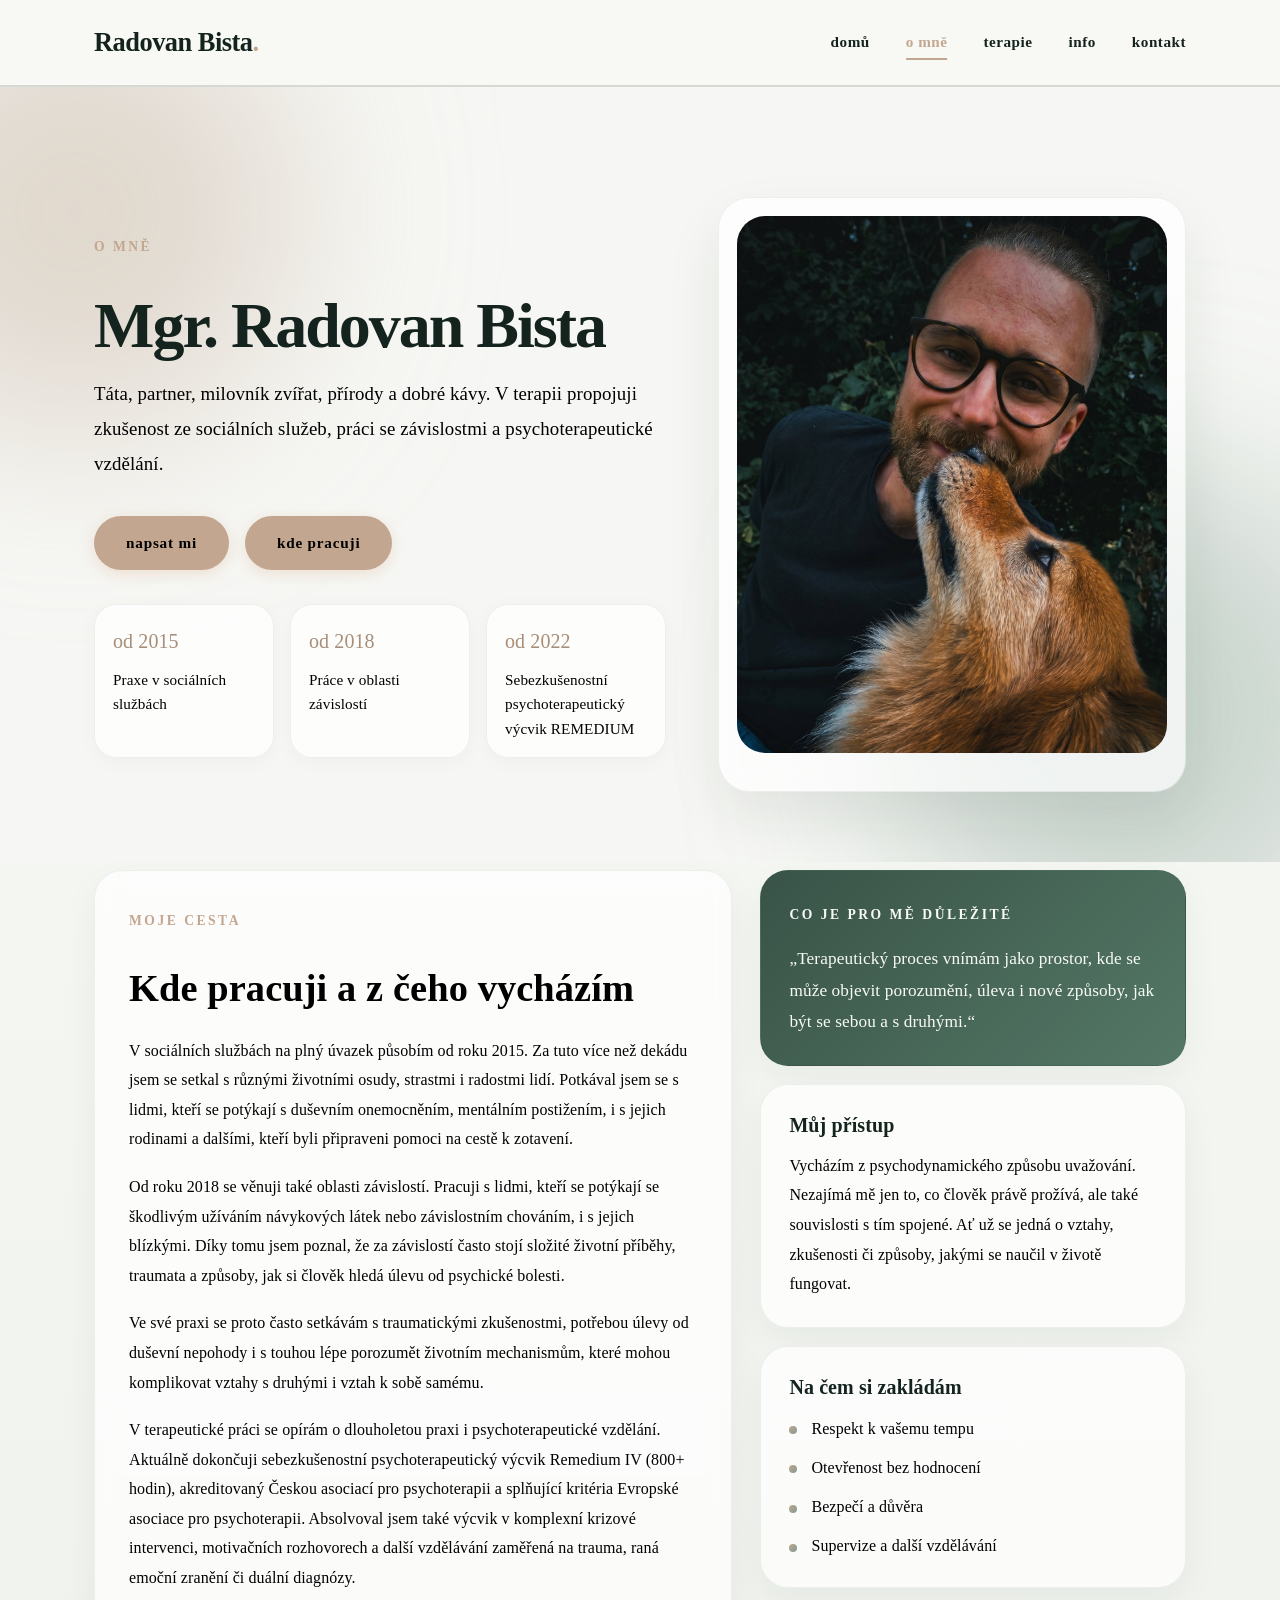
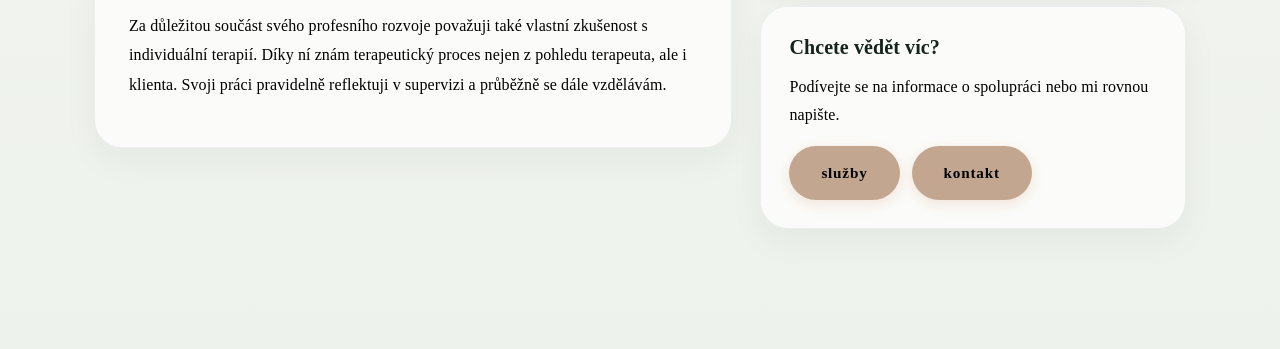
<file: detail.html>
<!doctype html>
<html lang="cs">
<head>
	<meta charset="utf-8">
	<meta name="viewport" content="width=device-width, initial-scale=1">
        <meta name="description" content="Mgr. Radovan Bista - terapeut ve výcviku. Více o praxi, terapeutickém přístupu a odborném zázemí ve Frýdku-Místku.">
        <meta name="robots" content="index, follow, max-image-preview:large, max-snippet:-1, max-video-preview:-1">
        <meta name="author" content="Mgr. Radovan Bista">
        <link rel="canonical" href="https://radovanbista.cz/detail.html">
        <link rel="alternate" hreflang="cs-CZ" href="https://radovanbista.cz/detail.html">

        <meta property="og:locale" content="cs_CZ">
        <meta property="og:type" content="article">
        <meta property="og:site_name" content="Radovan Bista">
        <meta property="og:title" content="Mgr. Radovan Bista | Kde pracuji">
        <meta property="og:description" content="Více o terapeutickém přístupu, zkušenostech a profesní cestě Mgr. Radovana Bisty.">
        <meta property="og:url" content="https://radovanbista.cz/detail.html">
        <meta property="og:image" content="https://radovanbista.cz/img/r_f_pfp.jpg">

        <meta name="twitter:card" content="summary_large_image">
        <meta name="twitter:title" content="Mgr. Radovan Bista | Kde pracuji">
        <meta name="twitter:description" content="Více o terapeutickém přístupu, zkušenostech a profesní cestě.">
        <meta name="twitter:image" content="https://radovanbista.cz/img/r_f_pfp.jpg">

        <script type="application/ld+json">
        {
            "@context": "https://schema.org",
            "@type": "ProfilePage",
            "url": "https://radovanbista.cz/detail.html",
            "name": "Mgr. Radovan Bista | Kde pracuji",
            "inLanguage": "cs-CZ",
            "mainEntity": {
                "@type": "Person",
                "name": "Mgr. Radovan Bista",
                "jobTitle": "Terapeut ve výcviku",
                "image": "https://radovanbista.cz/img/r_f_pfp.jpg",
                "url": "https://radovanbista.cz/",
                "telephone": "+420737730555",
                "email": "terapie@radovanbista.cz"
            }
        }
        </script>
    <link rel="preconnect" href="https://fonts.googleapis.com">
    <link rel="preconnect" href="https://fonts.gstatic.com" crossorigin>
    <!-- ====ico==== -->
    <link rel="icon" type="image/x-icon" href="favicon.ico?v=2">
    <!-- ====fonts==== -->
    <link href="https://fonts.googleapis.com/css2?family=Playfair+Display:ital,wght@0,400..900;1,400..900&family=Plus+Jakarta+Sans:ital,wght@0,200..800;1,200..800&display=swap" rel="stylesheet">
    <link rel="stylesheet" href="Styles/Styles.css?v=1.0.1">
    <title>Mgr. Radovan Bista | Kde pracuji</title>
</head>
<body class="detail-page">
    <header class="header-main">
        <div class="container header-container">
            <a href="index#domu" class="logo">Radovan Bista<span>.</span></a>

            <button id="menuToggle" class="menu-toggle" aria-label="Otevřít menu">
                <span class="bar"></span>
                <span class="bar"></span>
                <span class="bar"></span>
            </button>

            <nav id="mainNav" class="nav-menu">
                <a href="index#domu">domů</a>
                <a href="index#o-mne">o mně</a>
                <a href="index#terapie">terapie</a>
                <a href="index#cenik">info</a>
                <a href="index#kontakt">kontakt</a>
            </nav>
        </div>
    </header>

    <main>
        <section class="detail-hero theme-light-blobs">
            <div class="blob-container">
                <div class="blob blob-1"></div>
                <div class="blob blob-2"></div>
            </div>

            <div class="container detail-hero-grid">
                <div class="detail-hero-copy reveal">
                    <span class="section-subtitle">O mně</span>
                    <h1>Mgr. Radovan Bista</h1>
                    <p class="detail-hero-lead">Táta, partner, milovník zvířat, přírody a dobré kávy. V terapii propojuji zkušenost ze sociálních služeb, práci se závislostmi a psychoterapeutické vzdělání.</p>

                    <div class="detail-hero-actions">
                        <a href="index#kontakt" class="btn btn-primary">napsat mi</a>
                        <a href="index#o-mne" class="btn btn-secondary">kde pracuji</a>
                    </div>

                    <div class="detail-facts">
                        <div class="detail-fact-card">
                            <span>od 2015</span>
                            <p>Praxe v sociálních službách</p>
                        </div>
                        <div class="detail-fact-card">
                            <span>od 2018</span>
                            <p>Práce v oblasti závislostí</p>
                        </div>
                        <div class="detail-fact-card">
                            <span>od 2022</span>
                            <p>Sebezkušenostní psychoterapeutický výcvik REMEDIUM</p>
                        </div>

                    </div>
                </div>

                <div class="detail-portrait-card reveal">
                    <div class="detail-portrait-frame">
                        <img src="img/r_f_pfp.jpg" alt="Mgr. Radovan Bista" class="detail-portrait" style="width: 100%; max-width: 768px; height: auto;">
                    </div>
                    <div class="detail-portrait-caption">
                    </div>
                </div>
            </div>
        </section>

        <section class="detail-story">
            <div class="container detail-story-grid">
                <article class="detail-story-main reveal">
                    <span class="section-subtitle">Moje cesta</span>
                    <h2>Kde pracuji a z čeho vycházím</h2>

                    <p>V sociálních službách na plný úvazek působím od roku 2015. Za tuto více než dekádu jsem se setkal s různými životními osudy, strastmi i radostmi lidí. Potkával jsem se s lidmi, kteří se potýkají s duševním onemocněním, mentálním postižením, i s jejich rodinami a dalšími, kteří byli připraveni pomoci na cestě k zotavení.</p>

                    <p>Od roku 2018 se věnuji také oblasti závislostí. Pracuji s lidmi, kteří se potýkají se škodlivým užíváním návykových látek nebo závislostním chováním, i s jejich blízkými. Díky tomu jsem poznal, že za závislostí často stojí složité životní příběhy, traumata a způsoby, jak si člověk hledá úlevu od psychické bolesti.</p>

                    <p>Ve své praxi se proto často setkávám s traumatickými zkušenostmi, potřebou úlevy od duševní nepohody i s touhou lépe porozumět životním mechanismům, které mohou komplikovat vztahy s druhými i vztah k sobě samému.</p>

                    <p>V terapeutické práci se opírám o dlouholetou praxi i psychoterapeutické vzdělání. Aktuálně dokončuji sebezkušenostní psychoterapeutický výcvik Remedium IV (800+ hodin), akreditovaný Českou asociací pro psychoterapii a splňující kritéria Evropské asociace pro psychoterapii. Absolvoval jsem také výcvik v komplexní krizové intervenci, motivačních rozhovorech a další vzdělávání zaměřená na trauma, raná emoční zranění či duální diagnózy.</p>

                    <p>Za důležitou součást svého profesního rozvoje považuji také vlastní zkušenost s individuální terapií. Díky ní znám terapeutický proces nejen z pohledu terapeuta, ale i klienta. Svoji práci pravidelně reflektuji v supervizi a průběžně se dále vzdělávám.</p>
                </article>

                <aside class="detail-story-aside reveal">
                    <div class="detail-card detail-quote-card">
                        <span class="section-subtitle">Co je pro mě důležité</span>
                        <p>„Terapeutický proces vnímám jako prostor, kde se může objevit porozumění, úleva i nové způsoby, jak být se sebou a s druhými.“</p>
                    </div>

                    <div class="detail-card">
                        <h3>Můj přístup</h3>
                        <p>Vycházím z psychodynamického způsobu uvažování. Nezajímá mě jen to, co člověk právě prožívá, ale také souvislosti s tím spojené. Ať už se jedná o vztahy, zkušenosti či způsoby, jakými se naučil v životě fungovat.</p>
                    </div>

                    <div class="detail-card">
                        <h3>Na čem si zakládám</h3>
                        <ul class="detail-list">
                            <li>Respekt k vašemu tempu</li>
                            <li>Otevřenost bez hodnocení</li>
                            <li>Bezpečí a důvěra</li>
                            <li>Supervize a další vzdělávání</li>
                        </ul>
                    </div>

                    <div class="detail-card detail-mini-cta">
                        <h3>Chcete vědět víc?</h3>
                        <p>Podívejte se na informace o spolupráci nebo mi rovnou napište.</p>
                        <div class="detail-mini-cta-actions">
                            <a href="index#cenik" class="btn btn-secondary">služby</a>
                            <a href="index#kontakt" class="btn btn-primary">kontakt</a>
                        </div>
                    </div>
                </aside>
            </div>
        </section>
    </main>

    <script src="Js/main.js"></script>
</body>
</html>
</file>
<file: Styles/Styles.css>
/* ==========================================================================
   Sekce: root
   ========================================================================== */
*, *::before, *::after {
    margin: 0;
    padding: 0;
    box-sizing: border-box;
}

:root {
    --color-primary: #324D41;
    --color-primary-dark: #14231E;
    --color-primary-light: #7E9D90;
    --color-accent: #C2A68F;
    --color-accent-dark: #A88E78;

    --font-headings: "Libre Baskerville", serif;
 
    --font-body: "Libre Baskerville", serif;

    --border-radius-sm: 10px;
    --border-radius-md: 20px;
    --border-radius-lg: 32px;
    --shadow-sm: 0 4px 20px rgba(20, 35, 30, 0.03);
    --shadow-md: 0 12px 35px rgba(20, 35, 30, 0.05);
    --shadow-lg: 0 25px 55px rgba(20, 35, 30, 0.08);

    --transition-smooth: all 0.5s cubic-bezier(0.25, 1, 0.5, 1);
}

html {
    scroll-behavior: smooth;
    font-size: 16px;
}

body {
    font-family: var(--font-body);
    line-height: 1.85;
    letter-spacing: 0.1px;
    -webkit-font-smoothing: antialiased;
    -moz-osx-font-smoothing: grayscale;
    overflow-x: hidden;
}

.container {
    width: 100%;
    max-width: 1140px;
    margin: 0 auto;
    padding: 0 24px;
}

@media (max-width: 1200px) {
    .container {
        padding: 0 20px;
    }
}

/* ========================================================================== 
    Sekce: Typografie
   ========================================================================== */
h1, h2, h3, h4 {
    font-family: var(--font-headings);
    line-height: 1.2;
}

.section-subtitle {
    display: inline-block;
    color: var(--color-accent);
    font-size: 0.85rem;
    font-weight: 700;
    text-transform: uppercase;
    letter-spacing: 2.5px;
    margin-bottom: 16px;
}

.section-subtitle.text-center {
    display: block;
    text-align: center;
}

.section-lead-text {
    font-size: 1.2rem;
    max-width: 700px;
    line-height: 1.75;
    margin-top: 16px;
}

.text-center {
    text-align: center;
}

/* ========================================================================== 
    Sekce: Pomocné barvy a témata
    ========================================================================== */
.theme-light {
    background-color: var(--color-bg-light);
    color: var(--color-text-light-theme);
}

.theme-light h2 {
    color: var(--color-primary-dark);
}

.theme-light .section-lead-text {
    color: var(--color-text-muted-light);
}

.theme-dark {
    background-color: var(--color-bg-dark);
    color: var(--color-text-dark-theme);
}

.theme-dark h2, .theme-dark h3, .theme-dark h4 {
    color: var(--color-text-dark-theme);
}

.theme-dark .contact-lead-text, .theme-dark p {
    color: var(--color-text-muted-dark);
}

/* ==========================================================================
    Sekce: Header
    ========================================================================== */
.header-main {
    position: sticky;
    top: 0;
    z-index: 1000;
    background-color: rgba(222, 226, 219, 0.96); 
    backdrop-filter: blur(12px);
    border-bottom: 2px solid rgba(20, 35, 30, 0.15); 
    padding: 18px 0;
    transition: var(--transition-smooth);
}

.header-container {
    display: flex;
    justify-content: space-between;
    align-items: center;
}

.logo {
    font-family: var(--font-headings);
    font-size: 1.65rem;
    font-weight: 800;
    color: var(--color-primary-dark);
    text-decoration: none;
    transition: var(--transition-smooth);
    letter-spacing: -0.5px;
}
.logo div{
    font-size: 0.90rem;
    font-weight: 600;
}

.logo span {
    color: var(--color-accent);
}

.nav-menu {
    display: flex;
    align-items: center;
    gap: 36px;
}

.nav-menu a {
    text-decoration: none;
    color: var(--color-primary-dark);
    font-weight: 600;
    font-size: 0.95rem;
    text-transform: lowercase;
    transition: var(--transition-smooth);
    letter-spacing: 0.5px;
    position: relative;
    padding: 4px 0;
}

.nav-menu a::after {
    content: '';
    position: absolute;
    bottom: 0;
    left: 50%;
    width: 0;
    height: 2px;
    background-color: var(--color-accent);
    transition: var(--transition-smooth);
    transform: translateX(-50%);
}

.nav-menu a:hover::after {
    width: 100%;
}

.nav-menu a:hover {
    color: var(--color-accent-dark);
}

.nav-menu a.active {
    color: var(--color-accent) !important;
    font-weight: 700;
}

.nav-menu a.active::after {
    width: 100% !important;
    background-color: var(--color-accent) !important;
}

/* ========================================================================== 
    Sekce: Mobilní navigace
    ========================================================================== */
.menu-toggle {
    display: none;
    flex-direction: column;
    justify-content: space-between;
    width: 28px;
    height: 19px;
    background: transparent;
    border: none;
    cursor: pointer;
    z-index: 1100;
}

.menu-toggle .bar {
    width: 100%;
    height: 3px;
    background-color: var(--color-primary-dark);
    border-radius: 2px;
    transition: var(--transition-smooth);
}

/* ==========================================================================
    Sekce: Tlačítka
    ========================================================================== */
.btn {
    display: inline-flex;
    align-items: center;
    justify-content: center;
    font-weight: 600;
    font-size: 0.95rem;
    text-decoration: none;
    padding: 13px 32px;
    border-radius: 50px;
    transition: var(--transition-smooth);
    cursor: pointer;
    border: none;
    letter-spacing: 0.8px;
    text-transform: lowercase;
}

.btn-primary {
    background-color: var(--color-accent);
    color: var(--color-bg-dark);
    box-shadow: 0 4px 15px rgba(216, 156, 116, 0.25);
    font-weight: 700;
}

.btn-primary:hover {
    background-color: var(--color-primary-dark);
    color: #FAF8F5;
    transform: translateY(-3px);
    box-shadow: 0 10px 25px rgba(20, 35, 30, 0.35);
}

.btn-secondary {
    background-color: var(--color-accent);
    color: var(--color-bg-dark);
    box-shadow: 0 4px 15px rgba(216, 156, 116, 0.25);
    font-weight: 700;
}

.btn-secondary:hover {
    /* background-color: rgba(50, 77, 65, 0.05); */
    transform: translateY(-6px);
}

/* ==========================================================================
    Sekce: Badges
    ========================================================================== */
.badge {
    display: inline-block;
    background-color: rgba(216, 156, 116, 0.12);
    color: var(--color-accent-dark);
    font-weight: 700;
    font-size: 0.82rem;
    padding: 5px 16px;
    border-radius: 50px;
    letter-spacing: 0.5px;
    text-transform: lowercase;
}

/* ==========================================================================
    Sekce: Hero
    ========================================================================== */
.hero-section {
    padding: 120px 0 140px;
    min-height: calc(100vh - 80px);
    display: flex;
    align-items: center;
    position: relative;
    overflow: hidden;
    background-color: var(--color-bg-dark);
    z-index: 1;
}

.hero-bg-img {
    position: absolute;
    top: 0;
    left: 0;
    width: 100%;
    height: 100%;
    object-fit: cover;
    object-position: center;
    z-index: -2;
    pointer-events: none;
}

.hero-overlay {
    position: absolute;
    top: 0;
    left: 0;
    width: 100%;
    height: 100%;
    background: rgba(20, 35, 30, 0.7);
    z-index: -1;
    pointer-events: none;
}

.hero-container-centered {
    display: flex;
    justify-content: center;
    align-items: center;
    text-align: center;
    width: 100%;
}

.text-center-hero h1 {
    color: var(--color-text-dark-theme) !important;
    /* color: #333 !important; */
    font-size: 4.6rem;
    line-height: 1.12;
    margin: 20px 0;
    letter-spacing: -2px;
}

.text-center-hero .hero-lead {
    color: #C5D1CB !important;
    font-size: 1.25rem;
    line-height: 1.8;
    margin: 0 auto 40px;
    max-width: 680px;
}

.hero-actions-centered {
    display: flex;
    gap: 20px;
    align-items: center;
    justify-content: center;
}

.text-center-hero .btn-secondary {
    color: var(--color-text-dark-theme);
    border-color: var(--color-text-dark-theme);
}

.text-center-hero .btn-secondary:hover {
    background-color: rgba(255, 255, 255, 0.1);
    color: var(--color-accent);
    border-color: var(--color-accent);
    border-radius: 50px;
    padding: 13px 32px;
}

.scroll-indicator {
    position: absolute;
    bottom: 32px;
    left: 50%;
    transform: translateX(-50%);
    z-index: 5;
}

.scroll-indicator .scroll-dot {
    width: 8px;
    height: 8px;
    background-color: var(--color-text-dark-theme);
    border-radius: 50%;
    animation: bounce-dot 1.6s ease-in-out infinite;
    display: block;
}

@keyframes bounce-dot {
    0%, 100% { transform: translateY(0); opacity: 0.3; }
    50% { transform: translateY(12px); opacity: 1; }
}

/* ========================================================================== 
    Sekce: O mně
    ========================================================================== */
.about-section {
    padding: 140px 0;
    position: relative;
    background-color: #ffffff !important;
    border-radius: var(--border-radius-lg) var(--border-radius-lg) 0 0;
}

.therapy-section {
    padding: 140px 0;
    position: relative;
    background-color: #F6F7F4 !important;
    border-top: 1px solid rgba(50, 77, 65, 0.12);
    border-bottom: 1px solid rgba(50, 77, 65, 0.12);
}

.therapy-section .approach-block {
    margin-top: 0;
    padding-top: 0;
    border-top: none;
}

.theme-light-blobs {
    background-color: #F6F7F4 !important;
    position: relative;
    overflow: hidden;
    z-index: 1;
}

.blob-container {
    position: absolute;
    top: 0;
    left: 0;
    width: 100%;
    height: 100%;
    pointer-events: none;
    z-index: 0;
    background: #F6F7F4;
}

.blob {
    position: absolute;
    border-radius: 50%;
    filter: blur(90px);
    opacity: 0.35;
    mix-blend-mode: multiply;
    will-change: filter;
}

.blob-1 {
    width: 450px;
    height: 450px;
    background-color: var(--color-accent);
    top: -100px;
    left: -150px;
}

.blob-2 {
    width: 500px;
    height: 500px;
    background-color: var(--color-primary-light);
    bottom: -100px;
    right: -100px;
}

.theme-light-blobs h2, 
.theme-light-blobs h3,
.theme-light-blobs .lead-text {
    color: var(--color-primary-dark) !important;
}

.theme-light-blobs p,
.theme-light-blobs .credo-quote p {
    color: var(--color-text-light-theme) !important;
}

.theme-light-blobs .pillar-card {
    background: rgba(255, 255, 255, 0.65) !important;
    border: 1px solid rgba(50, 77, 65, 0.15) !important;
    box-shadow: 0 10px 30px rgba(50, 77, 65, 0.05);
}

.theme-light-blobs .pillar-card h4 {
    color: var(--color-primary-dark) !important;
}

.theme-light-blobs .pillar-card p {
    color: var(--color-text-muted-light) !important;
}

.theme-light-blobs .pillar-icon {
    background-color: rgba(50, 77, 65, 0.08) !important;
    color: var(--color-primary) !important;
}

.detail-page {
    background: linear-gradient(180deg, #fbfcf8 0%, #f4f6f1 48%, #eef2ec 100%);
}

.detail-page .header-main {
    background-color: rgba(248, 249, 244, 0.96);
}

.detail-page .blob {
    animation: detail-blob-float 18s ease-in-out infinite;
}

.detail-page .blob-1 {
    animation-delay: -2s;
}

.detail-page .blob-2 {
    animation-delay: -6s;
}

.detail-hero {
    position: relative;
    overflow: hidden;
    padding: 110px 0 70px;
}

.detail-hero-grid {
    display: grid;
    grid-template-columns: 1.1fr 0.9fr;
    gap: 52px;
    align-items: center;
    position: relative;
    z-index: 2;
}

.detail-page .detail-hero-copy.visible,
.detail-page .detail-portrait-card.visible,
.detail-page .detail-story-main.visible,
.detail-page .detail-story-aside.visible {
    animation: detail-rise-in 0.9s cubic-bezier(0.2, 0.8, 0.2, 1) both;
}

.detail-page .detail-hero-copy.visible {
    animation-delay: 0.05s;
}

.detail-page .detail-portrait-card.visible {
    animation-delay: 0.18s;
}

.detail-page .detail-story-main.visible {
    animation-delay: 0.08s;
}

.detail-page .detail-story-aside.visible {
    animation-delay: 0.18s;
}

.detail-hero-copy h1 {
    font-size: clamp(3rem, 5vw, 5rem);
    line-height: 1.03;
    letter-spacing: -2px;
    margin: 18px 0 18px;
    color: var(--color-primary-dark);
}

.detail-hero-lead {
    font-size: 1.18rem;
    line-height: 1.85;
    max-width: 640px;
    margin-bottom: 34px;
    color: var(--color-text-muted-light);
}

.detail-hero-actions {
    display: flex;
    gap: 16px;
    flex-wrap: wrap;
}

.detail-facts {
    display: grid;
    grid-template-columns: repeat(3, 1fr);
    gap: 16px;
    margin-top: 34px;
}

/* .detail-page .detail-fact-card {
    animation: detail-card-bob 6s ease-in-out infinite;
}

.detail-page .detail-fact-card:nth-child(2) {
    animation-delay: -1.5s;
}

.detail-page .detail-fact-card:nth-child(3) {
    animation-delay: -3s;
} */

.detail-fact-card {
    background: rgba(255, 255, 255, 0.72);
    border: 1px solid rgba(50, 77, 65, 0.08);
    border-radius: 22px;
    padding: 18px 18px 16px;
    box-shadow: var(--shadow-sm);
    backdrop-filter: blur(10px);
}

.detail-fact-card span {
    display: block;
    font-family: var(--font-headings);
    font-size: 1.25rem;
    color: var(--color-accent-dark);
    margin-bottom: 8px;
}

.detail-fact-card p {
    margin: 0;
    font-size: 0.95rem;
    line-height: 1.6;
    color: var(--color-text-muted-light);
}

.detail-portrait-card {
    background: rgba(255, 255, 255, 0.7);
    border: 1px solid rgba(50, 77, 65, 0.08);
    box-shadow: var(--shadow-lg);
    border-radius: 32px;
    padding: 18px;
    backdrop-filter: blur(12px);
}

.detail-portrait-frame {
    border-radius: 28px;
    overflow: hidden;
    aspect-ratio: 4 / 5;
    box-shadow: inset 0 0 0 1px rgba(255, 255, 255, 0.24);
}

.detail-portrait {
    width: 100%;
    height: 100%;
    object-fit: cover;
    display: block;
}

.detail-portrait-caption {
    padding: 16px 6px 4px;
}

.detail-portrait-caption p {
    margin: 0;
    font-size: 0.98rem;
    line-height: 1.65;
    color: var(--color-text-muted-light);
    font-style: italic;
}

.detail-story {
    padding: 8px 0 120px;
}

.detail-story-grid {
    display: grid;
    grid-template-columns: 1.35fr 0.9fr;
    gap: 28px;
    align-items: start;
}

.detail-story-main,
.detail-card {
    background: rgba(255, 255, 255, 0.72);
    border: 1px solid rgba(50, 77, 65, 0.08);
    border-radius: 28px;
    box-shadow: var(--shadow-md);
    backdrop-filter: blur(10px);
}

.detail-story-main {
    padding: 34px 34px 30px;
}

.detail-story-main h2 {
    font-size: clamp(2rem, 3vw, 3rem);
    margin: 16px 0 24px;
}

.detail-story-main p {
    margin-bottom: 18px;
    line-height: 1.85;
}

.detail-story-aside {
    display: grid;
    gap: 18px;
}

.detail-card {
    padding: 28px;
}

.detail-card h3 {
    font-size: 1.25rem;
    margin-bottom: 14px;
    color: var(--color-primary-dark);
}

.detail-list {
    list-style: none;
    display: grid;
    gap: 12px;
    margin-top: 16px;
}

.detail-list li {
    position: relative;
    padding-left: 22px;
    line-height: 1.7;
    color: var(--color-text-muted-light);
}

.detail-list li::before {
    content: '';
    position: absolute;
    left: 0;
    top: 0.72em;
    width: 8px;
    height: 8px;
    border-radius: 50%;
    background: linear-gradient(135deg, var(--color-accent) 0%, var(--color-primary-light) 100%);
}

.detail-quote-card {
    background: linear-gradient(135deg, rgba(50, 77, 65, 0.97) 0%, rgba(79, 116, 97, 0.97) 100%);
    color: #f8faf8;
}

.detail-quote-card .section-subtitle,
.detail-quote-card p,
.detail-quote-card h3 {
    color: #f8faf8 !important;
}

.detail-quote-card p {
    font-size: 1.08rem;
    line-height: 1.8;
    margin: 0;
}

.detail-mini-cta p {
    margin-bottom: 18px;
    line-height: 1.7;
    color: var(--color-text-muted-light);
}

.detail-mini-cta-actions {
    display: flex;
    gap: 12px;
    flex-wrap: wrap;
}

.detail-page .detail-story-main,
.detail-page .detail-card,
.detail-page .detail-portrait-card,
.detail-page .detail-fact-card {
    transition: transform 0.45s ease, box-shadow 0.45s ease, border-color 0.45s ease;
}

.detail-page .detail-story-main:hover,
.detail-page .detail-card:hover,
.detail-page .detail-portrait-card:hover,
.detail-page .detail-fact-card:hover {
    transform: translateY(-6px);
    box-shadow: 0 24px 50px rgba(50, 77, 65, 0.12);
    border-color: rgba(50, 77, 65, 0.14);
}

@keyframes detail-rise-in {
    from {
        opacity: 0;
        transform: translateY(28px);
        filter: blur(6px);
    }
    to {
        opacity: 1;
        transform: translateY(0);
        filter: blur(0);
    }
}

@keyframes detail-card-bob {
    0%, 100% {
        transform: translateY(0);
    }
    50% {
        transform: translateY(-4px);
    }
}

@keyframes detail-blob-float {
    0%, 100% {
        transform: translate3d(0, 0, 0) scale(1);
    }
    50% {
        transform: translate3d(18px, -14px, 0) scale(1.04);
    }
}

.about-grid {
    display: grid;
    grid-template-columns: 1fr 1.3fr;
    gap: 80px;
    align-items: center;
}

.about-visual {
    display: flex;
    justify-content: center;
}

.about-organic-wrapper {
    position: relative;
    width: 320px;
    height: 420px;
}

.about-organic-frame {
    position: absolute;
    top: 0;
    left: 0;
    width: 100%;
    height: 100%;
    border-radius: 38% 62% 48% 52% / 50% 38% 62% 50%;
    overflow: hidden;
    box-shadow: var(--shadow-md);
    z-index: 3;
    animation: morph-about 12s ease-in-out infinite alternate;
}

.about-offset-shape {
    position: absolute;
    top: 20px;
    left: -20px;
    width: 100%;
    height: 100%;
    border: 2px solid var(--color-accent);
    border-radius: 38% 62% 48% 52% / 50% 38% 62% 50%;
    z-index: 2;
    animation: morph-about 12s ease-in-out infinite alternate-reverse;
    pointer-events: none;
}

.about-portrait {
    width: 100%;
    height: 100%;
    object-fit: cover;
}

@keyframes morph-about {
    0% { border-radius: 38% 62% 48% 52% / 50% 38% 62% 50%; }
    50% { border-radius: 50% 50% 38% 62% / 60% 50% 50% 40%; }
    100% { border-radius: 42% 58% 52% 48% / 46% 60% 40% 54%; }
}

.about-content h2 {
    font-size: 3rem;
    margin-bottom: 28px;
    letter-spacing: -1px;
}

.about-content .lead-text {
    font-size: 1.25rem;
    font-weight: 550;
    margin-bottom: 24px;
}

.about-content p {
    margin-bottom: 24px;
}

.approach-block {
    margin-top: 140px;
    border-top: 1px solid rgba(0, 0, 0, 0.06);
    padding-top: 80px;
}

.approach-block h3 {
    font-size: 2.5rem;
    margin-bottom: 40px;
}

.credo-quote {
    max-width: 860px;
    margin: 0 auto 64px;
    text-align: center;
    position: relative;
    padding: 0 40px;
}

.credo-quote .quote-sign {
    font-family: var(--font-headings);
    font-size: 8rem;
    color: var(--color-accent);
    position: absolute;
    top: -50px;
    left: 0;
    opacity: 0.15;
    line-height: 1;
    user-select: none;
}

.credo-quote p {
    font-family: var(--font-headings);
    font-size: 1.65rem;
    font-style: italic;
    line-height: 1.65;
}

.pillars-grid {
    display: grid;
    grid-template-columns: repeat(3, 1fr);
    gap: 22px;
    align-items: start;
}

.pillar-card {
    position: relative;
    padding: 28px 28px;
    padding-right: 58px;
    border-radius: var(--border-radius-md);
    overflow: hidden;
    transition: var(--transition-smooth);
    cursor: pointer;
    background: linear-gradient(180deg, rgba(255, 255, 255, 0.92) 0%, rgba(249, 246, 240, 0.98) 100%);
    border: 1px solid rgba(50, 77, 65, 0.08);
}

.pillar-card:hover {
    transform: translateY(-6px);
    border-color: var(--color-accent) !important;
    box-shadow: 0 15px 35px rgba(50, 77, 65, 0.08);
}

.pillar-card:focus-visible {
    outline: 2px solid var(--color-accent);
    outline-offset: 3px;
}

.pillar-glow {
    position: absolute;
    top: -50%;
    left: -50%;
    width: 200%;
    height: 200%;
    background: radial-gradient(circle, rgba(216, 156, 116, 0.08) 0%, rgba(216, 156, 116, 0) 70%);
    opacity: 0;
    transition: opacity 0.5s ease;
    pointer-events: none;
    z-index: 1;
}

.pillar-card:hover .pillar-glow {
    opacity: 1;
}

.pillar-icon {
    width: 40px;
    height: 40px;
    border-radius: 50%;
    display: flex;
    align-items: center;
    justify-content: center;
    margin-bottom: 16px;
    position: relative;
    z-index: 2;
    color: #fff;
}

.pillar-card h4 {
    font-size: 1.08rem;
    margin-bottom: 8px;
    position: relative;
    z-index: 2;
}

.pillar-card p {
    font-size: 0.95rem;
    margin: 0;
    line-height: 1.65;
    position: relative;
    z-index: 2;
}

.pillar-details {
    max-height: 0;
    opacity: 0;
    overflow: hidden;
    transition: max-height 0.35s ease, opacity 0.3s ease, margin-top 0.35s ease;
    margin-top: 0;
}

.pillar-details p {
    padding-top: 6px;
}

.pillar-card.active .pillar-details {
    max-height: 180px;
    opacity: 1;
    margin-top: 12px;
}

.pillar-card.active {
    transform: translateY(-4px);
    box-shadow: 0 18px 40px rgba(50, 77, 65, 0.1);
}

.pillar-card:nth-child(1) .pillar-icon {
    background: linear-gradient(135deg, #6f8f7e 0%, #4f7461 100%);
}

.pillar-card:nth-child(1) .pillar-glow {
    background: radial-gradient(circle, rgba(111, 143, 126, 0.22) 0%, rgba(111, 143, 126, 0) 68%);
}

.pillar-card:nth-child(1).active {
    box-shadow: 0 18px 40px rgba(79, 116, 97, 0.16);
    border-color: rgba(79, 116, 97, 0.28);
}

.pillar-card:nth-child(1).active h4,
.pillar-card:nth-child(1):focus-visible h4 {
    color: #4f7461;
}

.pillar-card:nth-child(2) .pillar-icon {
    background: linear-gradient(135deg, #d69d74 0%, #b8774a 100%);
}

.pillar-card:nth-child(2) .pillar-glow {
    background: radial-gradient(circle, rgba(214, 157, 116, 0.24) 0%, rgba(214, 157, 116, 0) 68%);
}

.pillar-card:nth-child(2).active {
    box-shadow: 0 18px 40px rgba(184, 119, 74, 0.16);
    border-color: rgba(184, 119, 74, 0.28);
}

.pillar-card:nth-child(2).active h4,
.pillar-card:nth-child(2):focus-visible h4 {
    color: #b8774a;
}

.pillar-card:nth-child(3) .pillar-icon {
    background: linear-gradient(135deg, #6f87b8 0%, #4b6399 100%);
}

.pillar-card:nth-child(3) .pillar-glow {
    background: radial-gradient(circle, rgba(111, 135, 184, 0.22) 0%, rgba(111, 135, 184, 0) 68%);
}

.pillar-card:nth-child(3).active {
    box-shadow: 0 18px 40px rgba(75, 99, 153, 0.16);
    border-color: rgba(75, 99, 153, 0.28);
}

.pillar-card:nth-child(3).active h4,
.pillar-card:nth-child(3):focus-visible h4 {
    color: #4b6399;
}

.pillar-card::after {
    content: '';
    position: absolute;
    top: 30px;
    right: 26px;
    width: 10px;
    height: 10px;
    border-right: 2px solid currentColor;
    border-bottom: 2px solid currentColor;
    transform: rotate(45deg);
    transition: transform 0.3s ease, border-color 0.3s ease;
    z-index: 3;
    pointer-events: none;
    color: var(--color-accent-dark);
}

.pillar-card.active::after {
    transform: rotate(-135deg);
    color: var(--color-accent);
}

.pillar-card.active .pillar-glow {
    opacity: 1;
}

.pillar-card.active h4 {
    color: var(--color-accent-dark);
}
.about-text {
    font-size: 1.25rem;
    line-height: 1.75;
    margin-bottom: 24px;
    color: var(--color-text-muted-light);
}

/* ========================================================================== 
    Sekce: Archivní info bloky
    ========================================================================== */
.info-section {
    padding: 140px 0;
}

.topics-header h2 {
    font-size: 3rem;
    margin-bottom: 16px;
    letter-spacing: -1px;
}

.topics-header .section-lead-text {
    margin: 16px auto 0;
}

.topics-accordion-list {
    max-width: 900px;
    margin: 64px auto 0;
    display: flex;
    flex-direction: column;
}

.topic-row {
    border-bottom: 1px solid rgba(50, 77, 65, 0.12);
    padding: 28px 16px;
    transition: var(--transition-smooth);
    overflow: hidden;
    cursor: pointer;
    border-radius: var(--border-radius-sm);
}

.topic-row:hover {
    background-color: rgba(216, 156, 116, 0.08);
    padding-left: 28px;
    padding-right: 28px;
    border-bottom-color: transparent;
}

.topic-acc-header {
    display: flex;
    align-items: center;
    gap: 24px;
}

.topic-acc-num {
    font-family: var(--font-headings);
    font-size: 1.9rem;
    font-weight: 700;
    color: var(--color-accent-dark);
    width: 48px;
    flex-shrink: 0;
    line-height: 1;
}

.topic-acc-header h3 {
    font-family: var(--font-body);
    font-size: 1.25rem;
    font-weight: 700;
    color: var(--color-primary-dark);
    text-transform: lowercase;
    flex-grow: 1;
    margin: 0;
}

.topic-acc-arrow {
    width: 24px;
    height: 24px;
    color: var(--color-primary-light);
    transition: var(--transition-smooth);
    display: flex;
    align-items: center;
    justify-content: center;
}

.topic-acc-arrow svg {
    width: 100%;
    height: 100%;
}

.topic-acc-content {
    max-height: 0;
    opacity: 0;
    transition: max-height 0.4s ease, opacity 0.4s ease, margin-top 0.4s ease;
    padding-left: 72px;
}

.topic-acc-content p {
    font-size: 1rem;
    line-height: 1.7;
    margin: 0;
    color: var(--color-text-muted-light);
}

.topic-row:hover,
.topic-row:focus-within,
.topic-row.active {
    background-color: rgba(216, 156, 116, 0.08);
    padding-left: 28px;
    padding-right: 28px;
    border-bottom-color: transparent;
}

.topic-row:hover .topic-acc-content,
.topic-row:focus-within .topic-acc-content,
.topic-row.active .topic-acc-content {
    max-height: 250px;
    opacity: 1;
    margin-top: 14px;
}

.topic-row:hover .topic-acc-arrow,
.topic-row:focus-within .topic-acc-arrow,
.topic-row.active .topic-acc-arrow {
    transform: rotate(180deg);
    color: var(--color-accent-dark);
}

.faq-row .topic-acc-content {
    padding-left: 0;
}

.faq-row .topic-acc-header h3 {
    text-transform: none;
    font-size: 1.15rem;
}

/* ========================================================================== 
    Sekce: Ceník
    ========================================================================== */
.pricing-section {
    padding: 140px 0;
    background-color: #ffffff !important;
    position: relative;
}

.pricing-block {
    margin-top: 0;
    padding-top: 0;
    border-top: none;
}

.pricing-header h2 {
    font-size: 3rem;
    margin-bottom: 16px;
    letter-spacing: -1px;
}

.pricing-header .section-lead-text {
    margin: 16px auto 0;
}

.pricing-grid {
    display: grid;
    grid-template-columns: repeat(3, 1fr);
    gap: 28px;
    max-width: 1140px;
    margin: 64px auto 0;
}

.price-card {
    background-color: var(--color-bg-card);
    border: 1px solid rgba(50, 77, 65, 0.05);
    padding: 56px 44px;
    border-radius: var(--border-radius-md);
    box-shadow: var(--shadow-sm);
    display: flex;
    flex-direction: column;
    transition: var(--transition-smooth);
    position: relative;
    overflow: hidden;
}

.price-card:hover {
    transform: translateY(-6px);
    box-shadow: var(--shadow-lg);
    border-color: var(--color-accent);
}

.price-card-glow {
    position: absolute;
    top: -30%;
    right: -30%;
    width: 180px;
    height: 180px;
    background: radial-gradient(circle, rgba(216, 156, 116, 0.16) 0%, rgba(216, 156, 116, 0) 70%);
    border-radius: 50%;
    pointer-events: none;
    transition: var(--transition-smooth);
    z-index: 1;
}

.price-card:hover .price-card-glow {
    transform: scale(1.6);
}

.price-card h3 {
    font-size: 1.4rem;
    margin-bottom: 16px;
    position: relative;
    z-index: 2;
}

.price-value {
    font-family: var(--font-headings);
    font-size: 2.2rem;
    color: var(--color-primary);
    font-weight: 700;
    margin-bottom: 24px;
    position: relative;
    z-index: 2;
}

.price-value span {
    font-family: var(--font-body);
    font-size: 0.95rem;
    color: var(--color-text-muted-light);
    font-weight: 400;
}

.price-desc {
    font-size: 0.95rem;
    color: var(--color-text-muted-light);
    line-height: 1.65;
    margin-bottom: 36px;
    flex-grow: 1;
    position: relative;
    z-index: 2;
}

.price-card .btn {
    width: 100%;
    position: relative;
    z-index: 2;
}



/* ========================================================================== 
    Sekce: Info
    ========================================================================== */
.info-section-clean {
    background-color: #ffffff !important;
    padding: 120px 0;
    color: var(--color-text-light-theme);
}
.info-section-clean .container {
    max-width: 1280px;
}

.info-flex-container {
    display: grid;
    grid-template-columns: 600px 1fr;
    gap: 50px;
    align-items: center;
    width: 100%;
}

.info-visual-small {
    width: calc(100% + 160px);
    max-width: calc(100% + 160px);
    box-shadow: none !important;
    border-radius: 0;
    overflow: visible;
    margin-right: -160px;
}

.info-small-img {
    width: 100%;
    max-width: 100%;
    height: auto;
    display: block;
    object-fit: contain;
    margin-left: auto;
    margin-right: 0;
}

.info-content-right {
    width: 100%;
    max-width: 600px;
}

.info-section-clean .formats-grid {
    display: grid !important;
    grid-template-columns: repeat(2, 1fr) !important;
    gap: 24px !important;
    width: 100% !important;
    max-width: 100% !important;
    margin: 0 !important;
}
@media (max-width: 992px) {
    .info-flex-container {
        grid-template-columns: 1fr;
        justify-items: center;
        gap: 40px;
    }
    
    .info-visual-small {
        width: 100%;
        max-width: 250px;
        margin-right: 0;
        order: 0;
    }

    .info-content-right {
        order: 0;
    }

    .info-small-img {
        margin: 0 auto;
    }
    
    .info-section-clean .formats-grid {
        grid-template-columns: 1fr !important;
    }
}

.info-section-clean .format-card {
    background-color: #F8F9FA;
    border: 1px solid rgba(50, 77, 65, 0.06);
    padding: 36px;
    border-radius: var(--border-radius-md);
    box-shadow: var(--shadow-sm);
}

.format-card h4 {
    font-size: 1.25rem;
    color: var(--color-primary);
    margin-bottom: 12px;
}

.format-card p {
    color: var(--color-text-muted-light);
    font-size: 0.95rem;
    margin: 0;
    line-height: 1.65;
}

.info-note {
    background-color: rgba(50, 77, 65, 0.04);
    border-left: 4px solid var(--color-primary);
    padding: 24px 32px;
    border-radius: 0 var(--border-radius-sm) var(--border-radius-sm) 0;
    max-width: 100%;
    margin: 32px 0 0 0;
    display: flex;
    gap: 16px;
    align-items: flex-start;
}

.info-note svg {
    color: var(--color-primary);
    flex-shrink: 0;
    margin-top: 2px;
}

.info-note p {
    font-size: 0.95rem;
    color: var(--color-text-muted-light);
    margin: 0;
    line-height: 1.7;
}

.info-note strong {
    color: var(--color-primary-dark);
}

/* ==========================================================================
    Sekce: Kontakt 
    ========================================================================== */
.contact-section {
    padding: 140px 0 180px;
    position: relative;
}

.contact-clean {
    background-color: #F4F6F1 !important;
    color: var(--color-primary-dark) !important;
    border-top: 1px solid rgba(50, 77, 65, 0.12);
}

.contact-clean h2 {
    color: var(--color-primary-dark) !important;
}

.contact-clean .contact-lead-text {
    color: var(--color-text-muted-light) !important;
}

.contact-grid {
    display: grid;
    grid-template-columns: 1fr 1.25fr;
    gap: 80px;
    align-items: center;
}

.contact-info h2 {
    font-size: 3rem;
    margin-bottom: 20px;
    letter-spacing: -1px;
}

.contact-lead-text {
    font-size: 1.1rem;
    margin-bottom: 40px;
}

.details-list {
    display: flex;
    flex-direction: column;
    gap: 32px;
}

.contact-card-item {
    display: flex;
    gap: 20px;
    align-items: center !important; 
    background-color: #ffffff;
    padding: 20px 24px;
    border-radius: var(--border-radius-md);
    box-shadow: 0 4px 15px rgba(0, 0, 0, 0.02);
    border: 1px solid rgba(50, 77, 65, 0.06);
    transition: var(--transition-smooth);
}

.contact-card-item:hover {
    transform: translateX(5px);
    border-color: var(--color-accent);
    box-shadow: var(--shadow-sm);
}

.detail-icon {
    width: 56px;
    height: 56px;
    background-color: rgba(216, 156, 116, 0.12);
    color: var(--color-accent);
    border-radius: 50%;
    display: flex;
    align-items: center;
    justify-content: center;
    flex-shrink: 0;
    animation: pulse-icon 3s infinite alternate;
}

@keyframes pulse-icon {
    0% { box-shadow: 0 0 0 0 rgba(216, 156, 116, 0.18); }
    100% { box-shadow: 0 0 0 10px rgba(216, 156, 116, 0); }
}

.contact-clean .detail-text h4 {
    color: var(--color-primary-dark);
    font-size: 1rem;
    margin-bottom: 2px;
}

.contact-clean .detail-text p,
.contact-clean .detail-text a {
    color: var(--color-text-muted-light);
    font-size: 1.05rem;
    text-decoration: none;
    transition: var(--transition-smooth);
    margin: 0;
}

.contact-clean .detail-text a:hover {
    color: var(--color-accent);
}

.contact-visual {
    height: 450px;
}

.map-container-wrapper {
    position: relative;
    width: 100%;
    height: 100%;
    border-radius: var(--border-radius-lg);
    overflow: hidden;
    box-shadow: var(--shadow-md);
    border: 1px solid rgba(255, 255, 255, 0.05);
}

.contact-clean .map-container-tint {
    background-color: rgba(20, 35, 30, 0.05);
    position: absolute;
    top: 0;
    left: 0;
    width: 100%;
    height: 100%;
    mix-blend-mode: color;
    pointer-events: none;
    transition: var(--transition-smooth);
    z-index: 2;
}

.map-container {
    width: 100%;
    height: 100%;
    position: relative;
    z-index: 1;
}

.map-container-wrapper:hover .map-container-tint {
    opacity: 0;
}

/* ========================================================================== 
    Sekce: Patička
    ========================================================================== */
.footer-main {
    background-color: var(--color-primary-dark);
    color: #edf2f0;
    padding: 80px 0 32px;
    position: relative;
    z-index: 2;
}

.footer-grid {
    display: grid;
    grid-template-columns: 1.5fr 1fr 1.5fr;
    gap: 60px;
}

.footer-logo {
    color: var(--color-text-dark-theme);
    font-size: 1.8rem;
}

.footer-col h3 {
    color: var(--color-text-dark-theme);
    font-size: 1.1rem;
    margin-bottom: 24px;
    font-weight: 600;
    letter-spacing: 0.5px;
    text-transform: lowercase;
}

.footer-col.branding p {
    margin-top: 16px;
    opacity: 0.8;
    max-width: 280px;
    font-size: 0.95rem;
}

/* Social links in footer (LinkedIn) */
.footer-col.branding .social-links {
    margin-top: 12px;
    display: flex;
    gap: 10px;
    align-items: center;
}

/* Defenzivní nastavení pro ikony */
.social-link {
    position: relative;
    display: inline-flex !important;
    align-items: center;
    justify-content: center;
    width: 44px;
    height: 44px;
    border-radius: 50%;
    background-color: #ffffff !important; /* Vynucení bílého kolečka */
    color: #0a66c2; /* Přímo barva LinkedInu nebo tvá proměnná */
    text-decoration: none;
    border: 1px solid rgba(255,255,255,0.06);
    box-shadow: 0 6px 18px rgba(20,35,30,0.06);
    transition: transform 0.25s ease, box-shadow 0.25s ease, color 0.2s ease;
}

.social-link svg {
    width: 20px;
    height: 20px;
    display: block;
}

/* Chybějící / Ujisti se že máš tuto animaci v CSS */
@keyframes fade-in-up {
    to {
        opacity: 1;
        transform: translateY(0);
    }
}

.social-link:hover,
.social-link:focus {
    transform: translateY(-4px) scale(1.06);
    box-shadow: 0 18px 40px rgba(20,35,30,0.16);
    color: var(--color-accent);
}

.social-link:focus {
    outline: 3px solid rgba(194,166,143,0.14);
    outline-offset: 3px;
}

/* subtle entrance so icon doesn't distract with constant motion */
.footer-main .social-links {
    opacity: 0;
    transform: translateY(6px);
    animation: fade-in-up 0.6s 0.2s ease forwards;
}

@keyframes fade-in-up {
    to { opacity: 1; transform: none; }
}

.footer-col.links ul {
    list-style: none;
}

.footer-col.links li {
    margin-bottom: 12px;
}

.footer-col.links a {
    color: #edf2f0;
    text-decoration: none;
    opacity: 0.8;
    text-transform: lowercase;
    transition: var(--transition-smooth);
}

.footer-col.links a:hover {
    color: var(--color-accent);
    opacity: 1;
    padding-left: 4px;
}

.footer-col.legal p {
    opacity: 0.8;
    margin-bottom: 8px;
    font-size: 0.9rem;
}

.footer-col.legal strong {
    color: var(--color-text-dark-theme);
}

.footer-col.legal .disclaimer {
    margin-top: 16px;
    font-style: italic;
    opacity: 0.55;
    font-size: 0.8rem;
    line-height: 1.5;
}

.footer-bottom {
    margin-top: 60px;
    border-top: 1px solid rgba(255, 255, 255, 0.08);
    padding-top: 32px;
    display: flex;
    justify-content: center;
    align-items: center;
    font-size: 0.85rem;
    opacity: 0.6;
}

/* ==========================================================================
    Sekce: Scroll Reveal
    ========================================================================== */
.reveal {
    opacity: 0;
    transform: translateY(30px);
    transition: opacity 0.8s ease, transform 0.8s cubic-bezier(0.25, 0.8, 0.25, 1);
}

.reveal.visible {
    opacity: 1;
    transform: translateY(0);
}

/* ==========================================================================
    Sekce: Media Queries
    ========================================================================== */
@media (max-width: 1024px) {
    .text-center-hero h1 {
        font-size: 3.5rem;
    }

    .hero-section {
        padding: 100px 0 120px;
        min-height: auto;
    }

    .about-section,
    .pricing-section,
    .contact-section {
        padding: 110px 0;
    }

    .about-grid,
    .contact-grid {
        gap: 32px;
    }

    .approach-block {
        margin-top: 100px;
        padding-top: 60px;
    }

    .credo-quote {
        padding: 0 20px;
        margin-bottom: 48px;
    }

    .pillars-grid {
        gap: 16px;
    }

    .pillar-card {
        padding: 24px 22px;
    }

    .pricing-grid {
        gap: 24px;
        margin-top: 48px;
    }

    .price-card {
        padding: 44px 32px;
    }

    .contact-visual {
        height: 400px;
    }
    
    .about-grid,
    .contact-grid {
        gap: 32px;
    }
    
    .footer-grid {
        grid-template-columns: 1fr 1fr;
        gap: 40px;
    }
    
    .footer-col.branding {
        grid-column: span 2;
    }

    .detail-hero-grid,
    .detail-story-grid {
        grid-template-columns: 1fr;
    }

    .detail-facts {
        grid-template-columns: 1fr;
    }

    .detail-hero {
        padding-top: 88px;
    }
}

@media (max-width: 868px) {
    .info-flex-container {
        grid-template-columns: 1fr;
        justify-items: center;
        gap: 30px;
    }
    
    .info-visual-small {
        width: 180px;
    }
    
    .info-section-clean .formats-grid {
        grid-template-columns: 1fr;
    }

    .text-center-hero h1 {
        font-size: 3.1rem;
    }

    .text-center-hero .hero-lead {
        font-size: 1.12rem;
        max-width: 600px;
    }

    .about-content h2,
    .pricing-header h2,
    .contact-info h2 {
        font-size: 2.6rem;
    }

    .about-content .lead-text {
        font-size: 1.12rem;
    }

    .space-content-grid {
        gap: 28px;
    }

    .space-image {
        height: 280px;
    }

    .contact-section {
        padding-bottom: 140px;
    }
}

@media (max-width: 768px) {
    html {
        font-size: 15px;
    }

    .container {
        padding: 0 18px;
    }
    
    .hero-section {
        padding: 88px 0 96px;
        min-height: auto;
    }

    .detail-hero {
        padding: 76px 0 52px;
    }

    .detail-hero-copy h1 {
        font-size: 2.7rem;
    }

    .detail-hero-lead {
        font-size: 1.05rem;
    }

    .detail-story-main,
    .detail-card {
        padding: 24px 20px;
    }

    .text-center-hero h1 {
        font-size: 2.7rem;
    }

    .text-center-hero .hero-lead {
        font-size: 1.05rem;
        margin-bottom: 32px;
    }
    
    .menu-toggle {
        display: flex;
    }
    
    .nav-menu {
        position: fixed;
        top: 0;
        right: -100%;
        width: 80%;
        max-width: 320px;
        height: 100vh;
        background-color: #F8F9FA;
        flex-direction: column;
        justify-content: center;
        align-items: center;
        gap: 40px;
        box-shadow: -10px 0 30px rgba(20, 35, 30, 0.15);
        z-index: 1050;
        transition: var(--transition-smooth);
        border-left: 1px solid rgba(50, 77, 65, 0.1);
    }
    
    .nav-menu.open {
        right: 0;
    }
    
    body.menu-active::after {
        content: '';
        position: fixed;
        top: 0;
        left: 0;
        width: 100vw;
        height: 100vh;
        background-color: rgba(20, 35, 30, 0.5);
        z-index: 999;
    }
    
    .menu-toggle.open .bar:nth-child(1) {
        transform: translateY(8px) rotate(45deg);
    }
    
    .menu-toggle.open .bar:nth-child(2) {
        opacity: 0;
    }
    
    .menu-toggle.open .bar:nth-child(3) {
        transform: translateY(-8px) rotate(-45deg);
    }
    
    .about-grid {
        grid-template-columns: 1fr;
    }
    
    .about-visual {
        margin-bottom: 18px;
    }
    
    .about-organic-wrapper {
        max-width: 260px;
        height: 340px;
    }

    .about-content h2 {
        font-size: 2.25rem;
        margin-bottom: 20px;
    }

    .about-content .lead-text {
        font-size: 1.05rem;
    }

    .about-content p,
    .space-text-content p {
        margin-bottom: 18px;
    }
    
    .credo-quote p {
        font-size: 1.18rem;
    }

    .approach-block {
        margin-top: 72px;
        padding-top: 44px;
    }
    
    .pillars-grid {
        grid-template-columns: 1fr;
        gap: 20px;
    }

    .pillar-card {
        padding: 22px 20px;
    }
    
    .topic-row {
        padding: 24px 8px;
    }
    
    .topic-acc-content {
        padding-left: 56px;
    }
    
    .topic-row:hover .topic-acc-content {
        max-height: 200px;
    }
    
    .pricing-grid {
        grid-template-columns: 1fr;
        max-width: 450px;
        margin-left: auto;
        margin-right: auto;
    }

    .pricing-header h2,
    .contact-info h2 {
        font-size: 2.3rem;
    }

    .price-card {
        padding: 36px 26px;
    }
    
    .formats-grid {
        grid-template-columns: 1fr;
        gap: 20px;
    }

    .info-note {
        padding: 20px 22px;
    }
    
    .contact-grid {
        grid-template-columns: 1fr;
        gap: 48px;
    }
    
    .contact-visual {
        height: 320px;
    }

    .details-list {
        gap: 20px;
    }

    .contact-card-item {
        padding: 18px 20px;
    }
}

@media (max-width: 576px) {
    .container {
        padding: 0 16px;
    }

    .text-center-hero h1 {
        font-size: 2.25rem;
    }

    .text-center-hero .hero-lead {
        font-size: 0.98rem;
    }
    
    .hero-actions-centered {
        flex-direction: column;
        width: 100%;
    }
    
    .hero-actions-centered .btn {
        width: 100%;
    }

    .about-section,
    .pricing-section,
    .contact-section {
        padding: 88px 0;
    }

    .about-organic-wrapper {
        max-width: 230px;
        height: 300px;
    }

    .about-content h2,
    .pricing-header h2,
    .contact-info h2 {
        font-size: 2rem;
    }

    .credo-quote {
        padding: 0;
        margin-bottom: 36px;
    }

    .credo-quote p {
        font-size: 1.08rem;
    }

    .pillar-card {
        padding: 20px 18px;
    }

    .price-card {
        padding: 30px 20px;
    }

    .price-value {
        font-size: 1.9rem;
    }

    .contact-visual {
        height: 280px;
    }

    .contact-card-item {
        gap: 14px;
        padding: 16px 18px;
    }

    .detail-icon {
        width: 48px;
        height: 48px;
    }

    .footer-main {
        padding: 64px 0 28px;
    }
    
    .footer-grid {
        grid-template-columns: 1fr;
        gap: 32px;
    }
    
    .footer-col.branding {
        grid-column: span 1;
    }

    .footer-bottom {
        margin-top: 40px;
        padding-top: 24px;
        text-align: center;
    }
    .smallFooter {
        font-size: 2px;
    }
}

@media (max-width: 420px) {
    .text-center-hero h1 {
        font-size: 2rem;
    }

    .badge {
        font-size: 0.74rem;
        padding: 5px 12px;
    }

    .hero-section {
        padding: 78px 0 84px;
    }

    .about-organic-wrapper {
        max-width: 210px;
        height: 280px;
    }

    .section-subtitle {
        font-size: 0.72rem;
        letter-spacing: 1.8px;
    }

    .format-card,
    .info-note,
    .contact-card-item {
        border-radius: 16px;
    }

    .space-image {
        height: 240px;
    }

    .contact-visual {
        height: 250px;
    }

    .detail-hero-actions,
    .detail-mini-cta-actions {
        flex-direction: column;
    }

    .detail-hero-actions .btn,
    .detail-mini-cta-actions .btn {
        width: 100%;
    }

    .detail-story {
        padding-bottom: 88px;
    }

}
/* ========================================================================== 
    Sekce: Cookie banner
    ========================================================================== */
.cookie-banner {
    position: fixed;
    bottom: 24px;
    right: 24px;
    width: calc(100% - 48px);
    max-width: 420px;
    background: rgba(30, 30, 30, 0.85);
    backdrop-filter: blur(12px);
    -webkit-backdrop-filter: blur(12px);
    border: 1px solid rgba(255, 255, 255, 0.1);
    border-radius: 16px;
    color: #ffffff;
    box-shadow: 0 10px 40px rgba(0, 0, 0, 0.4);
    z-index: 99999;
    padding: 24px;
    font-family: -apple-system, BlinkMacSystemFont, "Segoe UI", Roboto, sans-serif;
    box-sizing: border-box;
    transition: transform 0.4s cubic-bezier(0.16, 1, 0.3, 1), opacity 0.3s ease;
}

.cookie-hidden {
    transform: translateY(40px) scale(0.95);
    opacity: 0;
    pointer-events: none;
}

.cookie-header {
    display: flex;
    align-items: center;
    gap: 10px;
    margin-bottom: 12px;
}

.cookie-icon {
    font-size: 24px;
}

.cookie-header h3 {
    margin: 0;
    font-size: 18px;
    font-weight: 600;
}

.cookie-desc {
    margin: 0 0 20px 0;
    font-size: 13.5px;
    line-height: 1.5;
    color: #b3b3b3;
}

/* Stylování switchů (přepínačů) */
.cookie-switches {
    display: flex;
    flex-direction: column;
    gap: 12px;
    margin-bottom: 24px;
    background: rgba(0, 0, 0, 0.2);
    padding: 12px 16px;
    border-radius: 12px;
}

.cookie-switch-item {
    display: flex;
    justify-content: space-between;
    align-items: center;
}

.switch-label {
    font-size: 13.5px;
    font-weight: 500;
}

/* Custom CSS Switch */
.switch {
    position: relative;
    display: inline-block;
    width: 38px;
    height: 20px;
}

.switch input {
    opacity: 0;
    width: 0;
    height: 0;
}

.slider {
    position: absolute;
    cursor: pointer;
    top: 0; left: 0; right: 0; bottom: 0;
    background-color: rgba(255, 255, 255, 0.2);
    transition: .3s;
}

.slider:before {
    position: absolute;
    content: "";
    height: 14px;
    width: 14px;
    left: 3px;
    bottom: 3px;
    background-color: white;
    transition: .3s;
}

input:checked + .slider {
    background-color: #2ecc71;
}

input:disabled + .slider {
    opacity: 0.6;
    cursor: not-allowed;
}

input:checked + .slider:before {
    transform: translateX(18px);
}

.slider.round {
    border-radius: 20px;
}

.slider.round:before {
    border-radius: 50%;
}

/* Tlačítka */
.cookie-actions {
    display: grid;
    grid-template-columns: 1fr 1fr;
    gap: 10px;
}

.c-btn {
    border: none;
    padding: 11px 16px;
    border-radius: 10px;
    font-size: 13px;
    font-weight: 600;
    cursor: pointer;
    transition: background 0.2s, transform 0.1s;
    text-align: center;
}

.c-btn:active {
    transform: scale(0.98);
}

.btn-accept {
    grid-column: span 2;
    background-color: #2ecc71;
    color: #fff;
}
.btn-accept:hover { 
    background-color: #27ae60; 
}

.btn-save {
    background-color: rgba(255, 255, 255, 0.1);
    color: #ffffff;
    border: 1px solid rgba(255, 255, 255, 0.1);
}
.btn-save:hover { 
    background-color: rgba(255, 255, 255, 0.2); 
}

.btn-reject {
    background-color: transparent;
    color: #b3b3b3;
}
.btn-reject:hover { 
    background-color: rgba(231, 76, 60, 0.1); 
    color: #e74c3c;
}

/* Responzivita pro mobilní zařízení */
@media (max-width: 480px) {
    .cookie-banner {
        bottom: 0;
        right: 0;
        width: 100%;
        border-radius: 20px 20px 0 0;
        border-left: none;
        border-right: none;
        border-bottom: none;
    }
}
/* ==========================================================================
   Sekce: Terapeutický prostor - rozšíření text + foto
   ========================================================================== */
.space-content-grid {
    display: grid;
    grid-template-columns: 1.2fr 0.8fr;
    gap: 48px;
    align-items: center;
    margin-top: 64px;
}

.space-text-content p {
    margin-bottom: 20px;
    line-height: 1.8;
}

.methodology-badge {
    background-color: rgba(216, 156, 116, 0.12);
    border-left: 3px solid var(--color-accent);
    padding: 18px 24px;
    border-radius: 0 var(--border-radius-sm) var(--border-radius-sm) 0;
    margin-top: 28px;
}

.methodology-badge p {
    margin: 0;
    font-size: 0.98rem;
    color: var(--color-primary-dark);
}

.space-image-wrapper {
    position: relative;
    border-radius: var(--border-radius-md);
    overflow: hidden;
    box-shadow: var(--shadow-md);
    border: 1px solid rgba(50, 77, 65, 0.08);
}

.space-carousel {
    position: relative;
}

.space-carousel-track {
    position: relative;
    height: 420px;
}

.space-image {
    width: 100%;
    height: 100%;
    object-fit: cover;
    display: block;
    transition: opacity 0.45s ease;
    opacity: 0;
    position: absolute;
    inset: 0;
    pointer-events: none;
}

.space-image.active {
    opacity: 1;
    position: relative;
    pointer-events: auto;
}

.space-carousel-btn {
    position: absolute;
    top: 50%;
    transform: translateY(-50%);
    width: 38px;
    height: 38px;
    border: none;
    border-radius: 999px;
    background-color: rgba(20, 35, 30, 0.55);
    color: #fff;
    font-size: 1.25rem;
    cursor: pointer;
    z-index: 2;
    transition: var(--transition-smooth);
}

.space-carousel-btn:hover {
    background-color: rgba(20, 35, 30, 0.85);
}

.space-carousel-btn.prev {
    left: 12px;
}

.space-carousel-btn.next {
    right: 12px;
}

.space-carousel-dots {
    position: absolute;
    bottom: 14px;
    left: 50%;
    transform: translateX(-50%);
    display: flex;
    gap: 8px;
    z-index: 2;
}

.space-dot {
    width: 9px;
    height: 9px;
    border-radius: 999px;
    border: none;
    background-color: rgba(255, 255, 255, 0.6);
    cursor: pointer;
    transition: var(--transition-smooth);
}

.space-dot.active {
    width: 26px;
    background-color: #fff;
}

/* Responsive breakpoint pro novou sekci */
@media (max-width: 868px) {
    .space-content-grid {
        grid-template-columns: 1fr;
        gap: 32px;
        margin-top: 40px;
    }

    .space-carousel-btn {
        width: 34px;
        height: 34px;
    }
    
    .space-carousel-track {
        height: 300px;
    }


    /* ==========================================================================
   Sekce: Témata
   ========================================================================== */












   
}
</file>
